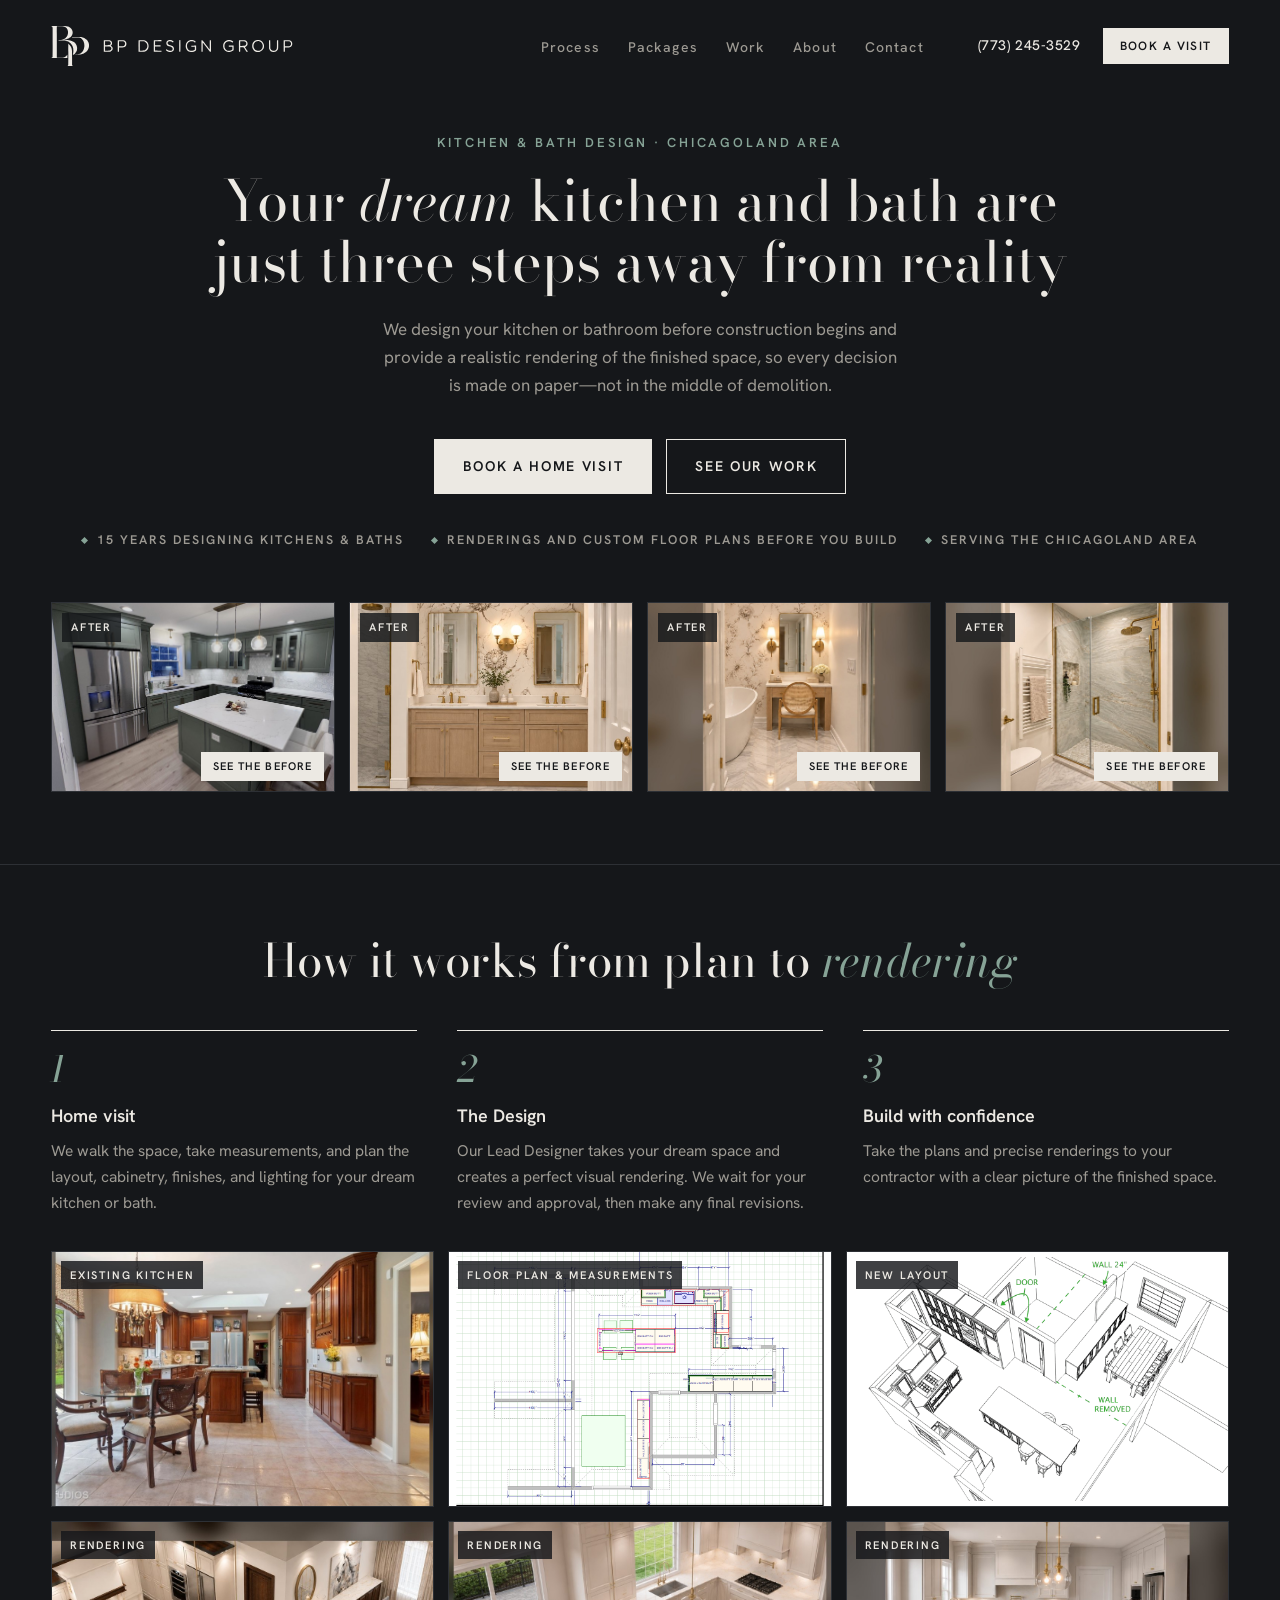
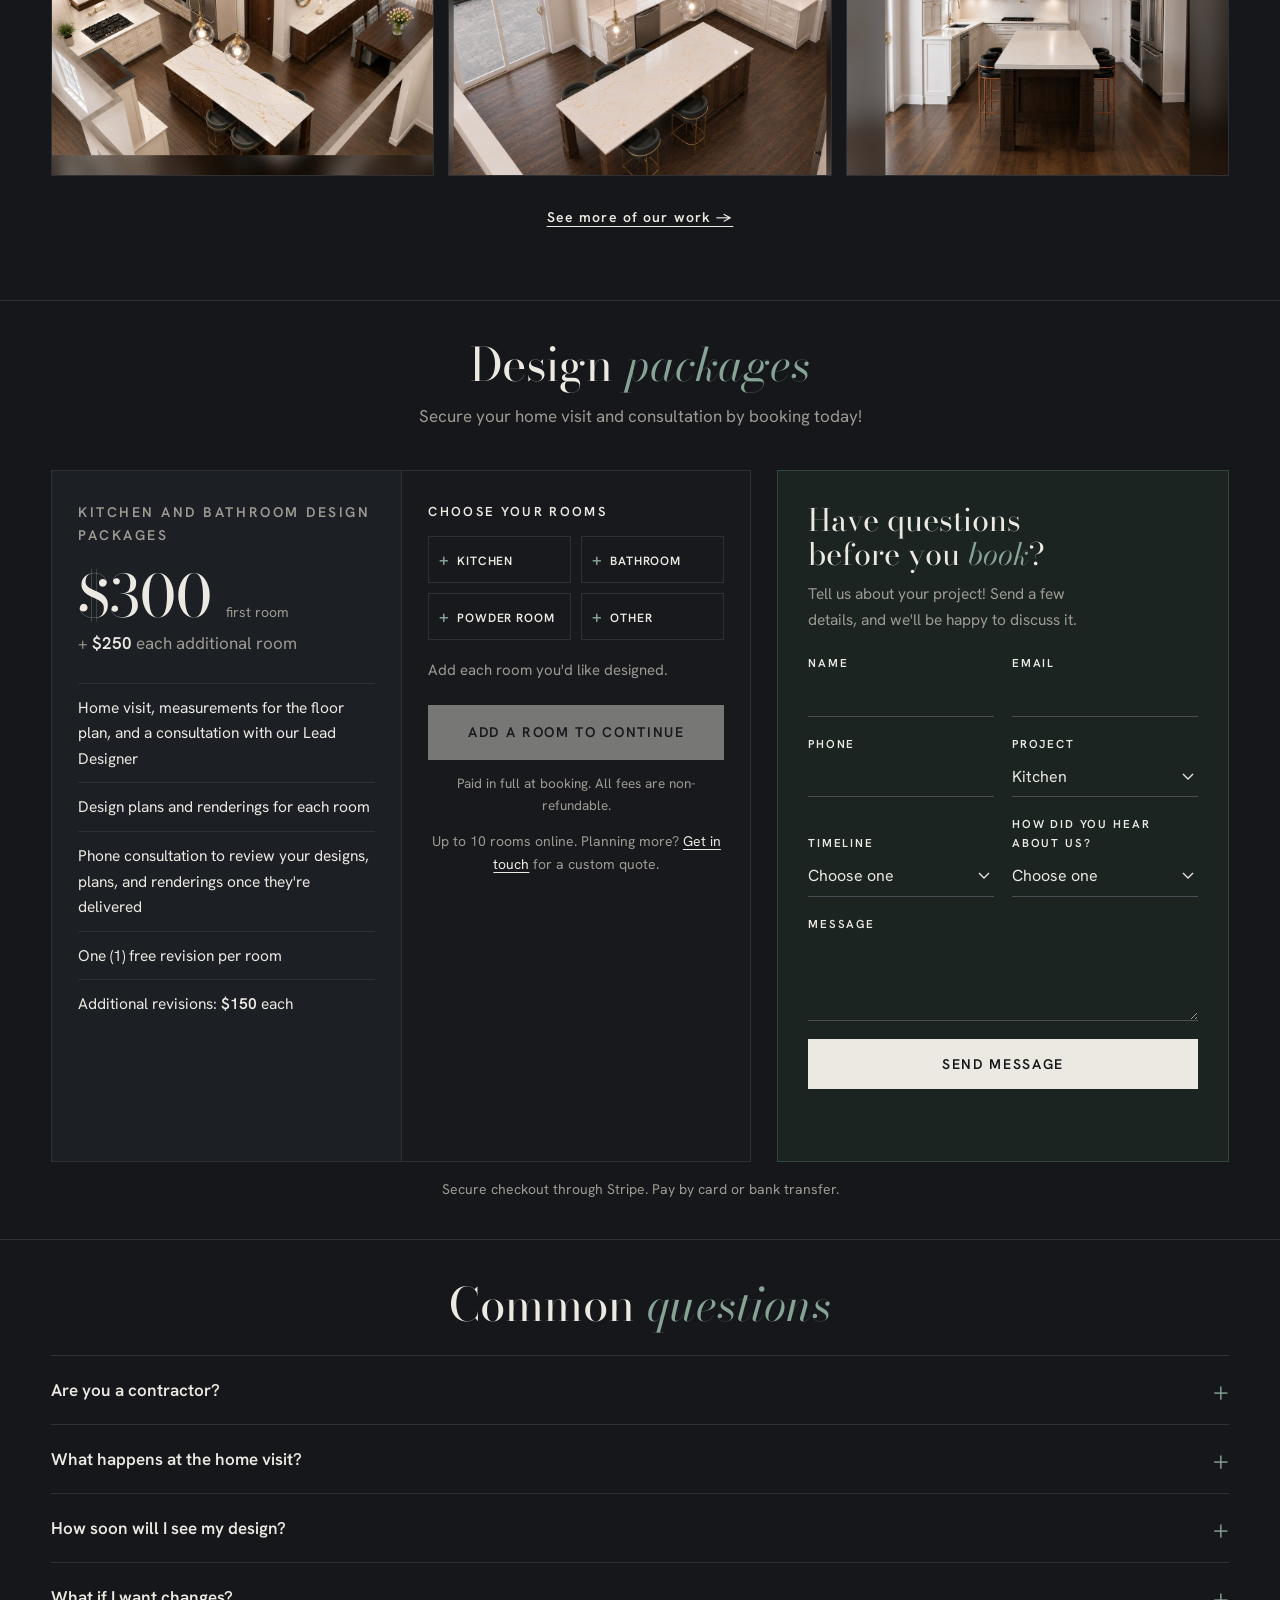
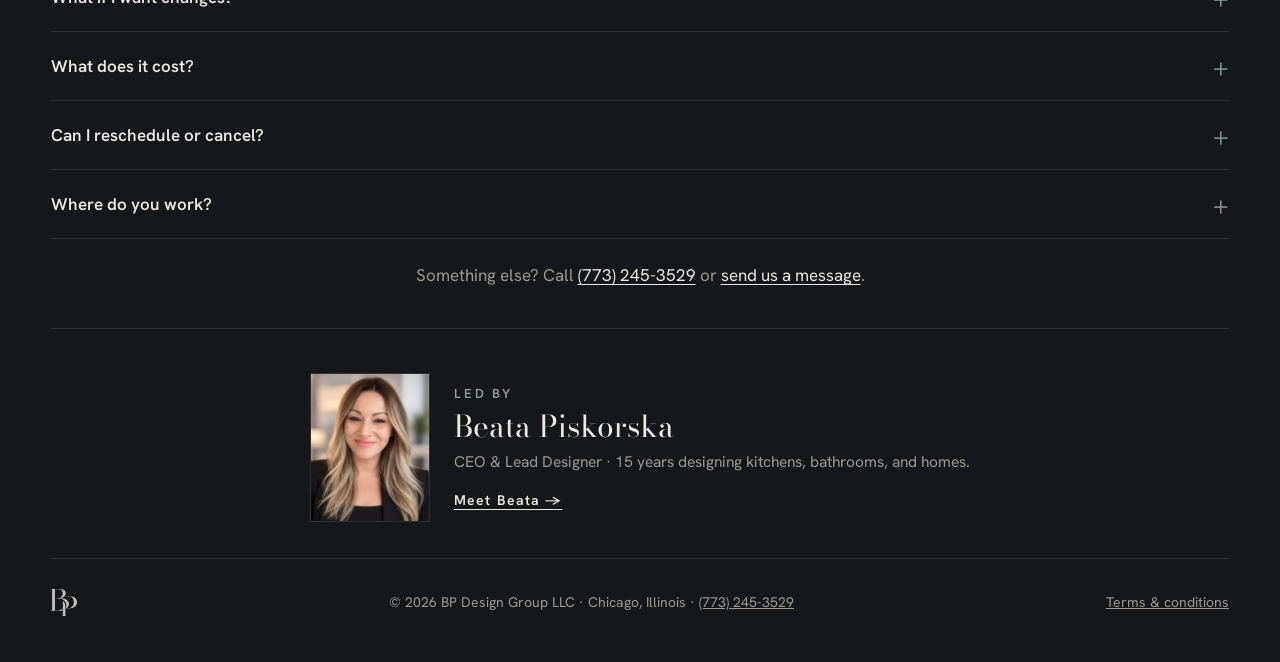
<file: index.html>
<!doctype html>
<html lang="en"><head><meta charset="utf-8"><meta name="viewport" content="width=device-width, initial-scale=1">
<title>BP Design Group | Kitchen &amp; Bath Design in Chicago</title>
<meta name="description" content="BP Design Group designs kitchen and bathroom renovations for homes across the Chicagoland Area: layout, cabinetry, finishes, and lighting, with renderings of the finished room before work begins.">
<meta property="og:title" content="BP Design Group">
<meta property="og:description" content="Kitchen and bath design for the Chicagoland Area. See your new room before you build it.">
<meta property="og:type" content="website">
<meta property="og:image" content="https://bpdesignchi.com/img/kitchen-after.jpg">
<meta property="og:url" content="https://bpdesignchi.com/">
<meta name="theme-color" content="#15171A">
<link rel="icon" href="favicon.svg" type="image/svg+xml">
<link rel="canonical" href="https://bpdesignchi.com/">
<script type="application/ld+json">
{
  "@context": "https://schema.org",
  "@type": "HomeAndConstructionBusiness",
  "name": "BP Design Group LLC",
  "description": "Kitchen and bathroom renovation design: layout, cabinetry, finishes, lighting, and renderings.",
  "logo": "https://bpdesignchi.com/logo-mark.svg",
  "image": "https://bpdesignchi.com/img/kitchen-after.jpg",
  "url": "https://bpdesignchi.com/",
  "email": "info@bpdesignchi.com",
  "telephone": "+1-773-245-3529",
  "address": { "@type": "PostalAddress", "addressLocality": "Chicago", "addressRegion": "IL", "addressCountry": "US" },
  "areaServed": ["Chicagoland Area", "Chicago, IL"],
  "priceRange": "$$"
}
</script>
<script type="application/ld+json">
{
 "@context": "https://schema.org",
 "@type": "FAQPage",
 "mainEntity": [
  {
   "@type": "Question",
   "name": "Are you a contractor?",
   "acceptedAnswer": {
    "@type": "Answer",
    "text": "No. BP Design Group is a design firm. We create your plans and renderings; you hire your own contractor and installers, and they verify all measurements and site conditions before ordering materials or building."
   }
  },
  {
   "@type": "Question",
   "name": "What happens at the home visit?",
   "acceptedAnswer": {
    "@type": "Answer",
    "text": "Our Lead Designer walks the space with you, takes measurements for the floor plan, and talks through how you use the room, the look you want, and what matters most to you."
   }
  },
  {
   "@type": "Question",
   "name": "How soon will I see my design?",
   "acceptedAnswer": {
    "@type": "Answer",
    "text": "For one or two rooms, we aim to deliver your designs within three to five business days after the home visit; for larger projects, we'll give you an estimate when you book. Then we review them with you by phone."
   }
  },
  {
   "@type": "Question",
   "name": "What if I want changes?",
   "acceptedAnswer": {
    "@type": "Answer",
    "text": "Each room includes one free revision. Each revision beyond that is $150."
   }
  },
  {
   "@type": "Question",
   "name": "What does it cost?",
   "acceptedAnswer": {
    "@type": "Answer",
    "text": "$300 for the first room, including the home visit, and $250 for each additional room. The full amount is paid when you book, and all fees are non-refundable."
   }
  },
  {
   "@type": "Question",
   "name": "Can I reschedule or cancel?",
   "acceptedAnswer": {
    "@type": "Answer",
    "text": "You can reschedule your home visit once with at least 48 hours' notice. With less notice, or if the visit is missed, a new $300 retainer is needed to rebook; room fees you've already paid carry over. All fees are non-refundable, but if we cancel or reschedule, you can request a full refund."
   }
  },
  {
   "@type": "Question",
   "name": "Where do you work?",
   "acceptedAnswer": {
    "@type": "Answer",
    "text": "We design kitchens and bathrooms for homes across Chicagoland and the surrounding suburbs. Beyond a reasonable distance, we may quote a travel fee."
   }
  }
 ]
}
</script>
<link rel="preconnect" href="https://fonts.googleapis.com"><link rel="preconnect" href="https://fonts.gstatic.com" crossorigin>
<link href="https://fonts.googleapis.com/css2?family=Bodoni+Moda:ital,opsz,wght@0,6..96,400;1,6..96,400&family=Hanken+Grotesk:wght@400;500;600&family=Allura&display=swap" rel="stylesheet">
<style>
  :root { --bg:#15171A; --raised:#1C1F23; --text:#ECE9E3; --soft:#9D9A93; --rule:#2D3035; --acc:#86A396; --g:24px; }
  * { box-sizing:border-box; } html { scroll-behavior:smooth; }
  body { margin:0; background:var(--bg); color:var(--text); font:400 17px/1.65 "Hanken Grotesk", system-ui, sans-serif; }
  a { color:inherit; }
  .wrap { max-width:1140px; margin:0 auto; padding:0 var(--g); }
  header.top { display:flex; justify-content:space-between; align-items:center; padding:26px 0; }
  .brand { display:inline-flex; align-items:center; gap:14px; text-decoration:none; }
  .brand img { display:block; height:auto; }
  .brand-mark { width:38px; }
  .brand-word { width:190px; }
  @media (max-width:420px) { .brand-word { width:150px; } .brand-mark { width:32px; } }
  nav a { margin-left:28px; text-decoration:none; font-size:14px; font-weight:500; letter-spacing:.08em; color:var(--soft); }
  nav a:hover { color:var(--text); }
  .hero { padding:40px 0 72px; text-align:center; }
  .eyebrow { font-size:13px; font-weight:600; letter-spacing:.22em; text-transform:uppercase; color:var(--acc); margin:0 0 18px; }
  h1 { font:400 clamp(36px,4.4vw,64px)/1.08 "Bodoni Moda", serif; margin:0 auto; max-width:28ch; text-wrap:balance; }
  h1 em { font-style:italic; }
  .lede { color:var(--soft); max-width:52ch; margin:22px auto 34px; }
  .btn { display:inline-block; padding:15px 28px; background:var(--text); color:var(--bg); text-decoration:none; font-weight:600; font-size:14px; letter-spacing:.12em; text-transform:uppercase; border:1px solid var(--text); transition:background .2s,color .2s; }
  .btn:hover { background:transparent; color:var(--text); }
  .btn.ghost { background:transparent; color:var(--text); } .btn.ghost:hover { background:var(--text); color:var(--bg); }
  /* signature: drag from drawing to rendering */
  section { padding:clamp(48px, 5.5vw, 84px) 0; border-top:1px solid var(--rule); }
  h2 { font:400 clamp(30px,3.6vw,46px)/1.1 "Bodoni Moda", serif; margin:0 0 12px; }
  h2 em { font-style:italic; color:var(--acc); }
  .intro { color:var(--soft); max-width:52ch; margin:0 0 48px; text-wrap:balance; }
  .pkgs { display:grid; grid-template-columns:repeat(3,1fr); gap:clamp(16px, 2vw, 28px); }
  .pkg { background:var(--raised); border:1px solid var(--rule); padding:34px 30px; display:flex; flex-direction:column; }
  .pkg h3 { margin:0; font-size:14px; font-weight:600; letter-spacing:.18em; text-transform:uppercase; color:var(--soft); }
  .price { font:400 58px/1 "Bodoni Moda", serif; margin:20px 0 6px; }
  .price.word { font-style:italic; font-size:48px; }
  .per { font-size:14px; color:var(--soft); }
  .pkg ul { list-style:none; padding:0; margin:24px 0 30px; flex:1; }
  .pkg li { padding:10px 0; border-top:1px solid var(--rule); font-size:15.5px; }
  .pkg .btn { text-align:center; }
  .rooms { display:flex; align-items:center; justify-content:space-between; gap:12px; margin:20px 0 0; font-size:13px; font-weight:600; letter-spacing:.18em; text-transform:uppercase; color:var(--soft); }
  .rooms select { width:auto; min-width:128px; font-size:16px; letter-spacing:0; text-transform:none; padding:6px 26px 6px 0; }
  .multi-price .choose { display:block; font:italic 400 34px/1.1 "Bodoni Moda", serif; color:var(--soft); padding:12px 0 6px; }
  .btn.is-disabled { opacity:.45; cursor:not-allowed; }
  [hidden] { display:none !important; }
  .ask { margin:28px 0 0; font:italic 400 20px/1.4 "Bodoni Moda", serif; color:var(--text); }
  .ask a { color:var(--acc); text-underline-offset:4px; }
  .notes { margin-top:18px; display:grid; gap:4px; }
  .card-note { margin:16px 0 0; font-size:14px; color:var(--soft); text-align:center; }
  .card-note a { color:var(--text); text-underline-offset:3px; }
  /* one package, priced by room: pick rooms on the card */
  .package { display:grid; grid-template-columns:minmax(0, 1fr) minmax(0, 1fr); background:var(--raised); border:1px solid var(--rule); }
  .package-info { padding:36px 34px 30px; }
  .package-info h3 { margin:0; font-size:14px; font-weight:600; letter-spacing:.18em; text-transform:uppercase; color:var(--soft); }
  .package-price { display:flex; align-items:baseline; gap:14px; margin:20px 0 4px; }
  .package-price .price { margin:0; }
  .package-extra { margin:0; font-size:17px; color:var(--soft); }
  .package-extra strong { color:var(--text); font-weight:600; }
  .package-info ul { list-style:none; padding:0; margin:26px 0 0; }
  .package-info li { padding:11px 0; border-top:1px solid var(--rule); font-size:15.5px; }
  .package-info li strong { font-weight:600; }
  .package-pick { padding:36px 34px 30px; background:#17191C; border-left:1px solid var(--rule); display:flex; flex-direction:column; }
  .pick-title { margin:0 0 14px; font-size:13px; font-weight:600; letter-spacing:.18em; text-transform:uppercase; }
  .room-add { display:grid; grid-template-columns:repeat(2, minmax(0, 1fr)); gap:10px; }
  .room-add button { font:600 13px/1 "Hanken Grotesk", sans-serif; letter-spacing:.1em; text-transform:uppercase; color:var(--text); background:transparent; border:1px solid var(--rule); padding:15px 12px; cursor:pointer; text-align:left; transition:border-color .2s, background .2s; }
  .room-add button::before { content:"+"; color:var(--acc); font-size:17px; margin-right:10px; }
  .room-add button:hover:not(:disabled) { border-color:var(--text); background:rgba(236,233,227,.04); }
  .room-add button:disabled { opacity:.4; cursor:not-allowed; }
  .room-add button:focus-visible, .picked button:focus-visible { outline:2px solid var(--acc); outline-offset:2px; }
  .pick-empty { margin:18px 0 0; color:var(--soft); font-size:15px; }
  .picked { list-style:none; margin:18px 0 0; padding:0; }
  .picked:empty { display:none; }
  .picked li { display:grid; grid-template-columns:28px minmax(0, 1fr) 36px; align-items:center; gap:8px; padding:8px 0; border-top:1px solid var(--rule); }
  .picked .pick-n { font:italic 400 20px/1 "Bodoni Moda", serif; color:var(--acc); }
  .picked .pick-name { font-size:16px; }
  .picked input { font:inherit; font-size:16px; color:var(--text); background:transparent; border:0; border-bottom:1px solid var(--soft); padding:6px 0; width:100%; }
  .picked input:focus { outline:none; border-bottom-color:var(--acc); }
  .picked input::placeholder { color:#6E6C67; }
  .picked .pick-x { width:36px; height:36px; background:none; border:0; color:var(--soft); font-size:24px; line-height:1; cursor:pointer; }
  .picked .pick-x:hover { color:var(--text); }
  .pick-max { margin:12px 0 0; font-size:14px; color:#E6B872; }
  .pick-max a { color:var(--text); }
  .pick-sum { margin:18px 0 0; padding-top:16px; border-top:1px solid var(--text); }
  .pick-line { display:flex; justify-content:space-between; align-items:baseline; gap:12px; }
  .pick-line span { font-size:15px; color:var(--soft); }
  .pick-line strong { font:400 44px/1 "Bodoni Moda", serif; }
  .pick-sum p { margin:8px 0 0; font-size:14px; color:var(--soft); }
  .package-pick .btn { margin-top:22px; text-align:center; }
  .pick-error { margin:10px 0 0; font-size:14px; color:#E58B7C; min-height:0; }
  .pick-error:empty { display:none; }
  .package-pick .card-note { margin-top:14px; }
  @media (max-width:880px) { .package { grid-template-columns:1fr; } .package-pick { border-left:0; border-top:1px solid var(--rule); } .package-info, .package-pick { padding:28px 22px 24px; } }
  .addons { margin-top:clamp(16px, 2vw, 28px); border:1px solid var(--rule); padding:22px 30px; display:grid; grid-template-columns:auto minmax(0, 1fr); gap:10px 40px; align-items:center; }
  .addons h3 { margin:0; font-size:14px; font-weight:600; letter-spacing:.18em; text-transform:uppercase; color:var(--soft); }
  .addons dl { margin:0; display:grid; grid-template-columns:repeat(2, minmax(0, 1fr)); gap:10px 40px; }
  .addons dt { font-weight:600; }
  .addons dd { margin:0; color:var(--soft); font-size:15.5px; }
  .addons dd strong { color:var(--text); font-weight:600; }
  @media (max-width:880px) { .addons { grid-template-columns:1fr; padding:22px 24px; } .addons dl { grid-template-columns:1fr; gap:14px; } }
  .designer { display:flex; align-items:center; gap:24px; margin-top:56px; padding-top:32px; border-top:1px solid var(--rule); }
  .designer img { display:block; width:120px; height:auto; border:1px solid var(--rule); flex:none; }
  .designer .eyebrow { margin:0 0 6px; }
  .designer-name { margin:0; font:400 30px/1.1 "Bodoni Moda", serif; }
  .designer-role { margin:6px 0 10px; color:var(--soft); font-size:15.5px; }
  .designer-link { font-size:14px; font-weight:600; letter-spacing:.08em; color:var(--text); text-underline-offset:4px; }
  @media (max-width:520px) { .designer { gap:18px; } .designer img { width:88px; } .designer-name { font-size:26px; } }
  .note { font-size:14px; color:var(--soft); margin:0; }
  .checkout-note { margin-top:16px; text-align:center; }
  @media (max-width:880px) { .gallery { grid-template-columns:repeat(2, minmax(0, 1fr)); gap:10px; } .gallery .tag { top:6px; left:6px; font-size:10px; letter-spacing:.12em; padding:4px 6px; } }
  .steps { display:grid; grid-template-columns:repeat(3,1fr); gap:40px; list-style:none; margin:0; padding:0; counter-reset:s; }
  .steps > li { counter-increment:s; border-top:1px solid var(--text); padding-top:20px; }
  .process-shots { list-style:none; margin:36px 0 0; padding:0; display:grid; grid-template-columns:repeat(3, minmax(0, 1fr)); gap:14px; }
  .process-shots li { position:relative; }
  .process-shots img { display:block; width:100%; height:auto; aspect-ratio:3/2; object-fit:cover; border:1px solid var(--rule); background:var(--raised); }
  .process-shots .tag { position:absolute; top:10px; left:10px; font-size:11px; font-weight:600; letter-spacing:.16em; text-transform:uppercase; padding:5px 9px; background:rgba(21,23,26,.82); pointer-events:none; }
  .steps-more { display:inline-block; margin-top:26px; }
  @media (max-width:880px) { .process-shots { grid-template-columns:repeat(2, minmax(0, 1fr)); gap:10px; margin-top:28px; } .process-shots .tag { top:6px; left:6px; font-size:10px; letter-spacing:.12em; padding:4px 6px; } }
  .steps > li::before { content:counter(s); font:italic 400 36px/1 "Bodoni Moda", serif; color:var(--acc); display:block; margin-bottom:14px; }
  .steps h3 { margin:0 0 8px; font-size:18px; font-weight:600; }
  .steps p { margin:0; color:var(--soft); font-size:15.5px; }
  .contact-bg { background:var(--raised); }
  .faq { max-width:860px; }
  .faq h2 { margin-bottom:26px; }
  .faq-list { border-bottom:1px solid var(--rule); }
  .faq details { border-top:1px solid var(--rule); }
  .faq summary { display:flex; justify-content:space-between; align-items:center; gap:24px; padding:20px 0; cursor:pointer; list-style:none; font-size:17px; font-weight:600; }
  .faq summary::-webkit-details-marker { display:none; }
  .faq summary::after { content:"+"; font:300 28px/1 "Hanken Grotesk", sans-serif; color:var(--acc); flex:none; transition:transform .2s; }
  .faq details[open] summary::after { transform:rotate(45deg); }
  .faq summary:hover { color:#fff; }
  .faq summary:focus-visible { outline:2px solid var(--acc); outline-offset:4px; }
  .faq details p { margin:-4px 0 22px; color:var(--soft); max-width:64ch; }
  .faq-more { margin:22px 0 0; color:var(--soft); }
  .faq-more a { color:var(--text); text-underline-offset:3px; }
  @media (prefers-reduced-motion: reduce) { .faq summary::after { transition:none; } }
  /* booking box and contact form side by side */
  .pack-grid { display:grid; grid-template-columns:minmax(0, 1.55fr) minmax(0, 1fr); gap:clamp(16px, 2vw, 28px); align-items:stretch; }
  .contact-side { background:#1B2421; border:1px solid #33443D; padding:32px 30px 26px; }
  .contact-side .head h3 { font:400 clamp(26px,2.4vw,32px)/1.12 "Bodoni Moda", serif; margin:0 0 10px; text-wrap:balance; }
  .contact-side .head h3 em { font-style:italic; color:var(--acc); }
  .contact-side .intro { margin:0 0 22px; font-size:15.5px; }
  #contact-form { gap:18px; }
  #contact-form .row { gap:18px; align-items:end; }
  .pack-grid .room-add button { padding:14px 10px; font-size:12px; letter-spacing:.07em; white-space:nowrap; }
  .pack-grid .room-add button::before { margin-right:7px; }
  #contact-form .field label { font-size:11.5px; letter-spacing:.16em; }
  #contact-form input, #contact-form select, #contact-form textarea { font-size:16px; padding:8px 0; }
  #contact-form textarea { min-height:84px; }
  #contact-form .form-actions { justify-content:stretch; }
  #contact-form .form-actions .btn { width:100%; text-align:center; }
  /* the package card stacks its two halves while it shares the row with the form */
  .pack-grid .package { grid-template-columns:1fr; }
  .pack-grid .package-pick { border-left:0; border-top:1px solid var(--rule); }
  @media (min-width:1280px) { .pack-grid .package { grid-template-columns:minmax(0, 1fr) minmax(0, 1fr); } .pack-grid .package-pick { border-left:1px solid var(--rule); border-top:0; } .pack-grid .package-info, .pack-grid .package-pick { padding:30px 26px 26px; } }
  @media (max-width:980px) { .pack-grid { grid-template-columns:1fr; } }
  @media (max-width:600px) { .contact-side { padding:26px 20px 22px; } }
  form { display:grid; gap:30px; }
  .row { display:grid; grid-template-columns:1fr 1fr; gap:30px; }
  .field { display:grid; gap:4px; }
  .field label { font-size:13px; font-weight:600; letter-spacing:.18em; text-transform:uppercase; }
  .field label small { font:italic 400 15px "Bodoni Moda", serif; letter-spacing:0; text-transform:none; color:var(--soft); margin-left:4px; }
  input, select, textarea { width:100%; font:400 18px/1.4 "Hanken Grotesk", sans-serif; color:var(--text); background:transparent; border:0; border-bottom:1px solid #4A4E54; border-radius:0; padding:10px 0; }
  select { appearance:none; background:transparent url("data:image/svg+xml,%3Csvg xmlns='http://www.w3.org/2000/svg' width='12' height='8'%3E%3Cpath d='M1 1l5 5 5-5' fill='none' stroke='%23ECE9E3' stroke-width='1.3'/%3E%3C/svg%3E") no-repeat right 4px center; padding-right:24px; }
  select option { background:var(--raised); color:var(--text); }
  textarea { min-height:130px; resize:vertical; }
  input:focus, select:focus, textarea:focus { outline:none; border-bottom-color:var(--acc); box-shadow:0 1px 0 var(--acc); }
  .botcheck { position:absolute; left:-9999px; }
  .form-actions { display:flex; flex-wrap:wrap; align-items:center; justify-content:space-between; gap:18px; }
  form .btn { cursor:pointer; font-family:inherit; }
  form .btn[disabled] { opacity:.6; cursor:progress; }
  .form-status { min-height:1.6em; margin:0; }
  .form-status.is-error { color:#E39A8A; }
  .form-status.is-success { color:var(--acc); font-style:italic; }
  @media (max-width:600px) { .row { grid-template-columns:1fr; } .form-actions .btn { width:100%; } }
  .foot-mark { display:block; width:26px; height:auto; opacity:.8; }
  footer { align-items:center; padding:30px 0 46px; border-top:1px solid var(--rule); font-size:14px; color:var(--soft); display:flex; flex-wrap:wrap; gap:8px 24px; justify-content:space-between; }
  a:focus-visible { outline:2px solid var(--acc); outline-offset:3px; }
  /* after-first project photos; the before is one tap away */
  .hero-ctas { display:flex; flex-wrap:wrap; justify-content:center; gap:14px; margin-top:40px; }
  .hero .hero-ctas .btn { margin-top:0; }
  .hero-facts { list-style:none; display:flex; flex-wrap:wrap; justify-content:center; gap:10px 28px; margin:36px 0 0; padding:0; font-size:12.5px; font-weight:600; letter-spacing:.16em; text-transform:uppercase; color:var(--soft); }
  .hero-facts li { display:flex; align-items:center; gap:10px; }
  /* four across in the same 3:2 shape as the How it works photos; the row runs wider than the text column so each photo stays large */
  .hero .hero-strip { grid-template-columns:repeat(4, minmax(0, 1fr)); gap:14px; width:auto; max-width:none; margin:52px 0 0; text-align:left; }
  .hero-strip .reveal .frame { aspect-ratio:3/2; }
  .hero-strip .reveal .after, .hero-strip .reveal .before { object-fit:cover; }
  .hero-strip .reveal .state { top:10px; left:10px; font-size:11px; letter-spacing:.16em; padding:5px 9px; }
  .hero-strip .reveal-btn { right:10px; bottom:10px; padding:9px 12px; font-size:11px; letter-spacing:.1em; }
  @media (max-width:880px) { .hero .hero-strip { grid-template-columns:repeat(2, minmax(0, 1fr)); gap:10px; width:auto; margin:36px 0 0; } .hero-strip .reveal-btn { right:6px; bottom:6px; padding:7px 8px; font-size:10px; } .hero-strip .reveal .state { top:6px; left:6px; font-size:10px; padding:4px 6px; } }
  .hero-facts li::before { content:""; width:5px; height:5px; background:var(--acc); transform:rotate(45deg); flex:none; }
  @media (max-width:520px) { .hero-facts { flex-direction:column; align-items:center; gap:10px; } }
  .projects { display:grid; grid-template-columns:repeat(2, minmax(0, 1fr)); gap:28px; }
  @media (max-width:880px) { .projects { grid-template-columns:1fr; gap:20px; } }
  @media (max-width:520px) { .hero-ctas { flex-direction:column; align-items:stretch; max-width:340px; margin-left:auto; margin-right:auto; } .reveal-btn { right:10px; bottom:10px; padding:10px 12px; font-size:12px; } }
  .reveal { margin:0; }
  .reveal .frame { position:relative; border:1px solid var(--rule); background:var(--raised); overflow:hidden; }
  .reveal .frame { aspect-ratio:4/3; }
  .reveal img { display:block; width:100%; height:auto; }
  /* whole photo shown, never cropped: taller photos sit inside the frame with space at the sides */
  .reveal .after, .reveal .before { height:100%; object-fit:contain; }
  .reveal .before { position:absolute; inset:0; height:100%; object-fit:contain; opacity:0; transition:opacity .45s ease; }
  .reveal.showing-before .before { opacity:1; }
  .reveal .state { position:absolute; top:14px; left:14px; font-size:12px; font-weight:600; letter-spacing:.18em; text-transform:uppercase; padding:6px 10px; background:rgba(21,23,26,.8); pointer-events:none; }
  .reveal-btn { position:absolute; right:14px; bottom:14px; font:600 13px/1 "Hanken Grotesk", sans-serif; letter-spacing:.12em; text-transform:uppercase; color:var(--bg); background:var(--text); border:0; padding:12px 16px; cursor:pointer; transition:background .2s; }
  .reveal-btn:hover { background:#fff; }
  .reveal-btn:focus-visible { outline:2px solid var(--acc); outline-offset:3px; }
  @media (prefers-reduced-motion: reduce) { .reveal .before { transition:none; } }
  /* retainer agreement: signed before checkout */
  dialog.agree { width:min(660px, calc(100vw - 32px)); max-height:calc(100vh - 32px); overflow:auto; padding:0; border:1px solid var(--rule); background:var(--raised); color:var(--text); }
  dialog.agree::backdrop { background:rgba(8,9,10,.72); }
  .agree form { padding:34px 34px 30px; gap:22px; }
  .agree .close { position:absolute; top:14px; right:16px; background:none; border:0; color:var(--soft); font-size:26px; line-height:1; cursor:pointer; padding:6px; }
  .agree .close:hover { color:var(--text); }
  .agree h2 { margin:0; font-size:32px; }
  .agree .pkgline { margin:6px 0 0; color:var(--soft); }
  .agree .full { font-size:14px; color:var(--soft); margin:-8px 0 0; }
  .agree .full a { color:var(--text); }
  .agree .contract { max-height:230px; overflow:auto; border:1px solid var(--rule); background:#17191C; padding:14px 18px; font-size:13.5px; line-height:1.6; }
  .agree .contract h2 { font:600 13px/1.4 "Hanken Grotesk", sans-serif; letter-spacing:.06em; margin:16px 0 6px; padding:0; border:0; }
  .agree .contract h2:first-child { margin-top:0; }
  .agree .contract h3 { font:600 12px/1.4 "Hanken Grotesk", sans-serif; letter-spacing:.1em; text-transform:uppercase; color:var(--acc); margin:10px 0 4px; }
  .agree .contract p, .agree .contract li { color:#CFCBC4; margin:0 0 8px; }
  .agree .contract ul { margin:0 0 8px; padding-left:18px; }
  .agree .contract:focus-visible { outline:2px solid var(--acc); outline-offset:2px; }
  .agree .full { margin:8px 0 0; }
  .agree .sig-head { display:flex; justify-content:space-between; align-items:baseline; gap:12px; flex-wrap:wrap; }
  .agree .linkbtn { background:none; border:0; padding:0; color:var(--soft); font:inherit; font-size:13px; text-decoration:underline; cursor:pointer; }
  .agree .linkbtn:hover { color:var(--text); }
  .agree .sig-pad { display:block; width:100%; height:120px; margin-top:8px; background:#F4F2EE; border-radius:2px; touch-action:none; cursor:crosshair; }
  .agree .initials { border:1px solid var(--rule); padding:4px 20px 12px; margin:0; min-width:0; }
  .agree .initials legend { padding:0 8px; margin-left:-8px; font-size:13px; font-weight:600; letter-spacing:.18em; text-transform:uppercase; }
  .agree .init-head { display:flex; flex-wrap:wrap; align-items:end; justify-content:space-between; gap:12px 24px; padding:10px 0 14px; border-bottom:1px solid var(--rule); }
  .agree .init-head label { display:grid; gap:4px; font-size:11px; font-weight:600; letter-spacing:.16em; text-transform:uppercase; color:var(--soft); }
  .agree .init-head input { width:110px; text-align:center; text-transform:uppercase; letter-spacing:.12em; font-size:18px; font-weight:600; }
  .agree .init-head p { margin:0; font-size:14px; color:var(--soft); flex:1 1 220px; }
  .agree .init-count { font-size:13px; font-weight:600; letter-spacing:.08em; color:var(--soft); white-space:nowrap; }
  .agree .init-count.done { color:var(--acc); }
  .agree .init-group h4 { margin:18px 0 2px; font-size:12px; font-weight:600; letter-spacing:.16em; text-transform:uppercase; color:var(--acc); }
  .agree .init-item { display:grid; grid-template-columns:minmax(0, 1fr) 96px; gap:16px; align-items:center; padding:10px 0; border-top:1px solid var(--rule); }
  .agree .init-group h4 + .init-item { border-top:0; }
  .agree .init-item p { margin:0; font-size:14.5px; line-height:1.55; color:#D9D6D0; }
  .agree .init-item p strong { color:var(--text); }
  .agree .init-btn { height:40px; border:1px dashed var(--soft); background:transparent; color:var(--text); font:600 12px/1 "Hanken Grotesk", sans-serif; letter-spacing:.14em; text-transform:uppercase; cursor:pointer; }
  .agree .init-btn:hover { border-color:var(--text); }
  .agree .init-btn.on { border:1px solid var(--acc); background:rgba(134,163,150,.14); color:var(--text); font:400 26px/1 Allura, cursive; letter-spacing:0; text-transform:none; }
  .agree .init-btn:focus-visible { outline:2px solid var(--acc); outline-offset:2px; }
  .agree .init-item.missing .init-btn { border-color:#E6B872; color:#E6B872; }
  @media (max-width:600px) { .agree .init-item { grid-template-columns:minmax(0, 1fr) 84px; gap:12px; } }
  .agree .check { display:flex; gap:12px; align-items:flex-start; font-size:15px; color:#D9D6D0; cursor:pointer; }
  .agree .check input { width:18px; height:18px; margin:3px 0 0; accent-color:var(--acc); flex:none; }
  .agree .fine { font-size:13px; color:var(--soft); margin:0; max-width:34ch; }
  .agree input::placeholder { color:#6E6C67; }
  .agree .addr { border:0; padding:0; margin:0; display:grid; gap:18px; min-width:0; }
  .agree .addr legend { padding:0; margin-bottom:4px; font-size:13px; font-weight:600; letter-spacing:.18em; text-transform:uppercase; }
  .agree .addr legend small { display:block; margin-top:4px; font:italic 400 15px "Bodoni Moda", serif; letter-spacing:0; text-transform:none; color:var(--soft); }
  .agree .addr select { padding-right:24px; }
  .agree .addr-status { margin:-4px 0 0; font-size:14px; min-height:1.3em; color:var(--soft); }
  .agree .addr-status.ok { color:var(--acc); }
  .agree .addr-status.warn { color:#E6B872; }
  .agree .hidden { display:none; }
  .agree .stepper { display:flex; flex-wrap:wrap; gap:6px; list-style:none; margin:-6px 0 0; padding:0; counter-reset:st; }
  .agree .stepper li { counter-increment:st; font-size:12px; font-weight:600; letter-spacing:.14em; text-transform:uppercase; color:var(--soft); border:1px solid var(--rule); padding:7px 10px; }
  .agree .stepper li::before { content:counter(st) " · "; }
  .agree .stepper li.on { color:var(--bg); background:var(--text); border-color:var(--text); }
  .agree .stepper li.done { color:var(--acc); border-color:var(--acc); }
  .agree .step { display:grid; gap:20px; padding:0; border-top:0; }
  .agree .step h3 { font:400 26px/1.15 "Bodoni Moda", serif; margin:0; }
  .agree .step > .fine { margin-top:-12px; max-width:none; }
  .agree .room-list { display:grid; gap:14px; }
  .agree .room-row { display:grid; grid-template-columns:84px minmax(0, 1fr); gap:8px 16px; align-items:center; }
  .agree .room-row label { font-size:13px; font-weight:600; letter-spacing:.14em; text-transform:uppercase; color:var(--soft); }
  .agree .room-row .room-other { grid-column:2; }
  .agree .step-total { margin:0; color:var(--acc); }
  .agree .summary { margin:0; border:1px solid var(--rule); }
  .agree .summary div { display:grid; grid-template-columns:132px minmax(0, 1fr); gap:12px; padding:9px 14px; border-top:1px solid var(--rule); }
  .agree .summary div:first-child { border-top:0; }
  .agree .summary dt { font-size:12px; font-weight:600; letter-spacing:.14em; text-transform:uppercase; color:var(--soft); padding-top:3px; }
  .agree .summary dd { margin:0; font-size:15px; overflow-wrap:anywhere; }
  .agree .summary .linkbtn { margin-left:8px; }
  .agree .step-nav { flex-wrap:nowrap; }
  .agree .step-nav .fine { flex:1; }
  @media (max-width:600px) {
    .agree .room-row { grid-template-columns:1fr; } .agree .room-row .room-other { grid-column:1; }
    .agree .summary div { grid-template-columns:1fr; gap:2px; }
    .agree .step-nav { flex-wrap:wrap; } .agree .step-nav .btn { flex:1; } .agree .step-nav .fine { flex-basis:100%; order:-1; max-width:none; }
  }
  /* Review & sign: the Retainer Agreement card and the Terms checkbox */
  .agree .sign-card { display:flex; align-items:center; justify-content:space-between; gap:16px; flex-wrap:wrap; border:1px solid var(--rule); padding:18px 20px; }
  .agree .sign-card.done { border-color:var(--acc); }
  .agree .sign-kicker { margin:0 0 4px; font-size:12px; font-weight:600; letter-spacing:.16em; text-transform:uppercase; }
  .agree .sign-card.done .sign-kicker::after { content:" ✓"; color:var(--acc); }
  .agree .sign-state { margin:0; font-size:14.5px; color:var(--soft); max-width:42ch; }
  .agree .terms-card { display:grid; gap:14px; justify-items:start; }
  /* The agreement, shown as a document */
  dialog.retainer { width:min(820px, calc(100vw - 24px)); height:min(92vh, 1100px); max-height:none; padding:0; border:0; background:#2A2D31; color:#1A1C1F; }
  dialog.retainer[open] { display:grid; grid-template-rows:auto minmax(0, 1fr) auto; }
  dialog.retainer::backdrop { background:rgba(8,9,10,.8); }
  .ret-bar, .ret-foot { display:flex; align-items:center; justify-content:space-between; gap:12px; padding:12px 18px; background:#1C1F23; color:var(--text); }
  .ret-progress { font-size:13px; font-weight:600; letter-spacing:.08em; color:var(--soft); }
  .ret-close { background:none; border:0; color:var(--soft); font-size:28px; line-height:1; cursor:pointer; padding:0 4px; }
  .ret-close:hover { color:var(--text); }
  .ret-foot p { margin:0; font-size:13px; color:var(--soft); }
  .ret-foot .btn { cursor:pointer; font-family:inherit; }
  .paper-wrap { overflow:auto; padding:22px; }
  .paper { max-width:720px; margin:0 auto; display:grid; gap:22px; }
  .sheet { background:#fff; color:#111; padding:54px 60px 58px; box-shadow:0 10px 30px rgba(0,0,0,.35); font:400 15.5px/1.5 "Times New Roman", Times, serif; }
  .sheet h2 { font:700 27px/1.2 "Times New Roman", Times, serif; text-align:center; text-transform:uppercase; margin:0; color:#111; }
  .sheet .p-sub { text-align:center; margin:4px 0 24px; font-size:15.5px; }
  .sheet h4 { font:700 15.5px/1.3 "Times New Roman", Times, serif; text-transform:uppercase; margin:20px 0 6px; color:#111; letter-spacing:0; }
  .sheet p { margin:0 0 8px; color:#111; }
  .sheet .fill { text-decoration:underline; text-underline-offset:3px; }
  .sheet .p-fees { width:100%; border-collapse:collapse; margin:4px 0 6px; font-size:15.5px; }
  .sheet .p-fees td { padding:2px 0; vertical-align:top; }
  .sheet .p-fees td:last-child { text-align:right; white-space:nowrap; padding-left:12px; }
  .sheet .p-fees .total td { font-weight:700; border-top:1px solid #111; padding-top:4px; }
  .sheet .p-sigs { display:grid; grid-template-columns:1fr 1fr; gap:40px; margin-top:16px; }
  .sheet .p-who { font-weight:700; text-transform:uppercase; margin:0 0 12px; }
  .sheet .p-line { display:flex; align-items:flex-end; gap:8px; margin:0 0 14px; }
  .sheet .p-line > b { font-weight:400; white-space:nowrap; }
  .sheet .p-line > span { flex:1; border-bottom:1px solid #111; padding:0 2px 1px; min-height:1.5em; }
  .sheet .p-line .muted { color:#666; font-style:italic; font-size:13.5px; }
  .sheet .sig-slot { flex:1; height:58px; border:0; border-bottom:1px solid #111; background:#FFF8D6; cursor:pointer; font:italic 14.5px "Times New Roman", Times, serif; color:#5A4A00; display:flex; align-items:center; justify-content:center; padding:0; }
  .sheet .sig-slot:hover { background:#FFF1B0; }
  .sheet .sig-slot.on { background:#fff; }
  .sheet .sig-slot img { max-height:54px; max-width:96%; }
  .sheet .i-intro { margin:0 0 16px; }
  .sheet .i-row { display:grid; grid-template-columns:minmax(0, 1fr) 124px; gap:20px; align-items:center; padding:12px 0; border-top:1px solid #999; }
  .sheet .i-row:last-of-type { border-bottom:1px solid #999; }
  .sheet .i-row h5 { font:700 14.5px/1.3 "Times New Roman", Times, serif; text-transform:uppercase; margin:0 0 3px; }
  .sheet .i-row p { margin:0; }
  .sheet .init-slot { width:124px; height:56px; border:1px solid #111; background:#FFF8D6; cursor:pointer; font:italic 14px "Times New Roman", Times, serif; color:#5A4A00; display:flex; align-items:center; justify-content:center; padding:0; }
  .sheet .init-slot:hover { background:#FFF1B0; }
  .sheet .init-slot.on { background:#fff; }
  .sheet .init-slot img { max-width:110px; max-height:46px; }
  .sheet .p-note { font-size:13px; color:#555; margin:14px 0 0; }
  .sheet button:focus-visible { outline:2px solid #1D4ED8; outline-offset:2px; }
  @media (max-width:640px) { .sheet { padding:28px 18px 32px; font-size:15px; } .sheet .p-sigs { grid-template-columns:1fr; gap:6px; } .sheet .i-row { grid-template-columns:1fr; gap:8px; } }
  /* The white pop-up for drawing initials or a signature */
  dialog.padbox { width:min(460px, calc(100vw - 24px)); padding:22px 22px 18px; border:0; background:#fff; color:#1A1C1F; box-shadow:0 24px 60px rgba(0,0,0,.45); }
  dialog.padbox.is-sig { width:min(640px, calc(100vw - 24px)); }
  dialog.padbox::backdrop { background:rgba(8,9,10,.55); }
  .padbox h3 { margin:0 0 4px; font:400 24px/1.2 "Bodoni Moda", serif; color:#1A1C1F; }
  .padbox .pad-hint { margin:0 0 12px; font-size:13.5px; color:#6B6B70; }
  .padbox canvas { display:block; width:100%; height:170px; background:#fff; border:1.5px solid #CFCBC4; touch-action:none; cursor:crosshair; }
  .padbox.is-sig canvas { height:200px; }
  .pad-reuse { display:flex; flex-wrap:wrap; align-items:center; gap:12px; margin:0 0 12px; padding:10px 12px; background:#F0F5F2; }
  .pad-reuse[hidden] { display:none; }
  .pad-reuse img { max-height:40px; max-width:120px; }
  .pad-reuse .pad-hint { margin:0; }
  .pad-error { min-height:1.2em; margin:8px 0 0; font-size:13px; color:#B4412E; }
  .pad-actions { display:flex; align-items:center; gap:10px; margin-top:6px; }
  .pad-actions .grow { flex:1; }
  .pad-btn { font:600 12.5px/1 "Hanken Grotesk", sans-serif; letter-spacing:.12em; text-transform:uppercase; padding:12px 16px; border:1px solid #1A1C1F; background:#1A1C1F; color:#fff; cursor:pointer; }
  .pad-btn.ghost { background:#fff; color:#1A1C1F; }
  .pad-link { background:none; border:0; padding:0; font:inherit; font-size:13px; color:#555; text-decoration:underline; cursor:pointer; }
  .pick-policy { margin:12px 0 0; font-size:13.5px; color:var(--soft); text-align:center; }
  .foot-designer { margin-top:0; padding:44px 0 36px; justify-content:center; }
  /* one centered column: section headings and intros sit over the content they introduce */
  #process > .wrap > h2, #packages > .wrap > h2, .faq > h2 { text-align:center; }
  #process > .wrap > h2 { margin-bottom:44px; }
  #packages > .wrap > .intro { text-align:center; margin-left:auto; margin-right:auto; margin-bottom:40px; }
  .steps-more { display:table; margin:30px auto 0; }
  .faq-more { text-align:center; }
  @media (max-width:600px) { .agree form { padding:28px 20px 22px; } .agree h2 { font-size:26px; } }
  @media (max-width:880px) {
    .pkgs, .steps { grid-template-columns:1fr; } nav { display:none; } section { padding:48px 0; }
  }
</style>
<link rel="stylesheet" href="site.css"></head>
<body>
<div class="wrap">
  <header class="top">
    <a class="brand" href="#" aria-label="BP Design Group, home"><img class="brand-mark" src="logo-mark.svg" width="38" height="40" alt=""><img class="brand-word" src="logo-wordmark.svg" width="190" height="12" alt="BP Design Group"></a>
    <button type="button" class="menu-btn" aria-expanded="false" aria-controls="site-nav"><span class="bars" aria-hidden="true"><i></i><i></i><i></i></span>Menu</button>
    <nav id="site-nav" aria-label="Main"><a href="#process">Process</a><a href="#packages">Packages</a><a href="work.html">Work</a><a href="about.html">About</a><a href="#contact">Contact</a></nav>
    <div class="head-actions"><a class="head-phone" href="tel:+17732453529">(773) 245-3529</a><a class="head-cta" href="#packages">Book a visit</a></div>
  </header>

  <div class="hero">
    <p class="eyebrow">Kitchen &amp; bath design · Chicagoland Area</p>
    <h1>Your <em>dream</em> kitchen and bath are just three steps away from reality</h1>
    <p class="lede">We design your kitchen or bathroom before construction begins and provide a realistic rendering of the finished space, so every decision is made on paper&mdash;not in the middle of demolition.</p>
    <div class="hero-ctas"><a class="btn" href="#packages">Book a home visit</a><a class="btn ghost" href="work.html">See our work</a></div>
    <ul class="hero-facts">
      <li>15 years designing kitchens &amp; baths</li>
      <li>Renderings and custom floor plans before you build</li>
      <li>Serving the Chicagoland Area</li>
    </ul>
    <div class="projects hero-strip" aria-label="Recent projects: tap See the before to compare">
      <figure class="reveal">
        <div class="frame">
          <img class="after" src="img/kitchen-after.jpg" width="1140" height="855" alt="The finished kitchen: sage green shaker cabinets, a white stone island with seating, a marble hexagon backsplash, pendant lights, and light wood floors.">
          <img class="before" src="img/kitchen-before.jpg" width="1320" height="990" loading="lazy" alt="The same kitchen before: oak cabinets, white laminate counters, and black and white vinyl tile floors.">
          <span class="state">After</span>
          <button type="button" class="reveal-btn" aria-pressed="false">See the before</button>
        </div>
      </figure>
      <figure class="reveal">
        <div class="frame">
          <img class="after" src="img/work/bath-double-after.jpg" width="828" height="621" loading="lazy" alt="The finished bathroom: a light oak double vanity with brass hardware, two brass-framed mirrors, floral wallpaper, and a marble floor.">
          <img class="before" src="img/work/bath-double-before.jpg" width="828" height="621" loading="lazy" alt="The same bathroom before: a distressed white double vanity, a mirrored medicine cabinet, and a cluttered countertop.">
          <span class="state">After</span>
          <button type="button" class="reveal-btn" aria-pressed="false">See the before</button>
        </div>
      </figure>
      <figure class="reveal">
        <div class="frame">
          <img class="after" src="img/work/bath-vanity-after-wide.jpg" data-full="img/work/bath-vanity-after.jpg" width="1253" height="940" loading="lazy" alt="The finished bathroom: a freestanding tub, a wood vanity table with a cane chair, floral wallpaper, brass sconces, and a marble floor.">
          <img class="before" src="img/work/bath-vanity-before-wide.jpg" data-full="img/work/bath-vanity-before.jpg" width="1253" height="940" loading="lazy" alt="The same bathroom before: a built-in corner jetted tub, mirrored walls, and white tile floors.">
          <span class="state">After</span>
          <button type="button" class="reveal-btn" aria-pressed="false">See the before</button>
        </div>
      </figure>
      <figure class="reveal">
        <div class="frame">
          <img class="after" src="img/work/bath-shower-after-wide.jpg" data-full="img/work/bath-shower-after.jpg" width="1253" height="940" loading="lazy" alt="The finished bathroom: a walk-in glass shower with brass fixtures and marble-look tile, a heated towel rack, and a marble floor.">
          <img class="before" src="img/work/bath-shower-before-wide.jpg" data-full="img/work/bath-shower-before.jpg" width="1253" height="940" loading="lazy" alt="The same bathroom before: a tub with a shower curtain, white wall tile, and black and white tile floors.">
          <span class="state">After</span>
          <button type="button" class="reveal-btn" aria-pressed="false">See the before</button>
        </div>
      </figure>
    </div>
  </div>
</div>

<section id="process"><div class="wrap">
  <h2>How it works from plan to <em>rendering</em></h2>
  <ol class="steps">
    <li><h3>Home visit</h3><p>We walk the space, take measurements, and plan the layout, cabinetry, finishes, and lighting for your dream kitchen or bath.</p></li>
    <li><h3>The Design</h3><p>Our Lead Designer takes your dream space and creates a perfect visual rendering. We wait for your review and approval, then make any final revisions.</p></li>
    <li><h3>Build with confidence</h3><p>Take the plans and precise renderings to your contractor with a clear picture of the finished space.</p></li>
  </ol>
  <ul class="gallery process-shots" aria-label="One kitchen from the existing room to the renderings">
    <li><img src="img/work/project1-existing.jpg" data-full="img/work/project1-existing-full.jpg" width="939" height="626" loading="lazy" alt="The kitchen before the redesign: cherry cabinets, a beige tile floor, and a breakfast table by the window."><span class="tag">Existing kitchen</span></li>
    <li><img src="img/work/project1-floor-plan.png" data-full="img/work/project1-floor-plan-full.png" width="1200" height="800" loading="lazy" alt="The floor plan for the new kitchen, with cabinet sizes and measurements."><span class="tag">Floor plan &amp; measurements</span></li>
    <li><img src="img/work/project1-layout.png" data-full="img/work/project1-layout-full.png" width="1200" height="800" loading="lazy" alt="A 3D line drawing of the new layout: the wall between the kitchen and dining room removed, a new island, and a relocated door."><span class="tag">New layout</span></li>
    <li><img src="img/work/project1-rendering-1.jpg" data-full="img/work/project1-rendering-1-full.jpg" width="1000" height="667" loading="lazy" alt="Rendering from above: white cabinetry, a long stone island with a dark wood base, glass pendants, and a built-in buffet by the dining table."><span class="tag">Rendering</span></li>
    <li><img src="img/work/project1-rendering-2.jpg" data-full="img/work/project1-rendering-2-full.jpg" width="1062" height="682" loading="lazy" alt="Rendering of the island and sink wall, with the patio door on the left."><span class="tag">Rendering</span></li>
    <li><img src="img/work/project1-rendering-3.jpg" data-full="img/work/project1-rendering-3-full.jpg" width="1022" height="681" loading="lazy" alt="Rendering from the dining side: the island with counter stools, the range hood, and built-in ovens."><span class="tag">Rendering</span></li>
  </ul>
  <a class="designer-link steps-more" href="work.html">See more of our work &rarr;</a>
</div></section>

<section id="packages" class="space-tight"><div class="wrap">
  <h2>Design <em>packages</em></h2>
  <p class="intro">Secure your home visit and consultation by booking today!</p>
  <div class="pack-grid">
    <div class="package" id="package-card">
      <div class="package-info">
        <h3>Kitchen and Bathroom Design Packages</h3>
        <div class="package-price"><span class="price">$300</span><span class="per">first room</span></div>
        <p class="package-extra">+ <strong>$250</strong> each additional room</p>
        <ul>
          <li>Home visit, measurements for the floor plan, and a consultation with our Lead Designer</li>
          <li>Design plans and renderings for each room</li>
          <li>Phone consultation to review your designs, plans, and renderings once they're delivered</li>
          <li>One (1) free revision per room</li>
          <li>Additional revisions: <strong>$150</strong> each</li>
        </ul>
      </div>
      <div class="package-pick">
        <p class="pick-title" id="pick-title">Choose your rooms</p>
        <div class="room-add" role="group" aria-labelledby="pick-title">
          <button type="button" data-add="Kitchen">Kitchen</button><button type="button" data-add="Bathroom">Bathroom</button><button type="button" data-add="Powder room">Powder room</button><button type="button" data-add="Other">Other</button>
        </div>
        <p class="pick-empty" id="pick-empty">Add each room you'd like designed.</p>
        <ol class="picked" id="picked" aria-label="Rooms in your package"></ol>
        <p class="pick-max" id="pick-max" hidden>That's 10 rooms, the most we can book online. Planning more? <a href="#contact">Get in touch</a> for a custom quote.</p>
        <div class="pick-sum" id="pick-sum" aria-live="polite" hidden>
          <div class="pick-line"><span id="pick-count"></span><strong id="pick-total"></strong></div>
          <p id="pick-break"></p>
        </div>
        <a class="btn is-disabled" href="#packages" id="pkg-pay" aria-disabled="true">Add a room to continue</a>
        <p class="pick-error" id="pick-error" role="alert"></p>
      <p class="pick-policy">Paid in full at booking. All fees are non-refundable.</p>
        <p class="card-note">Up to 10 rooms online. Planning more? <a href="#contact">Get in touch</a> for a custom quote.</p>
      </div>
    </div>
    <aside class="contact-side" id="contact" aria-labelledby="contact-title">
      <div class="head">
        <h3 id="contact-title">Have questions before you <em>book</em>?</h3>
        <p class="intro">Tell us about your project! Send a few details, and we'll be happy to discuss it.</p>
      </div>
      <form id="contact-form" novalidate>
        <div class="row">
          <div class="field"><label for="name">Name</label><input id="name" name="name" type="text" autocomplete="name" required></div>
          <div class="field"><label for="email">Email</label><input id="email" name="email" type="email" autocomplete="email" required></div>
        </div>
        <div class="row">
          <div class="field"><label for="phone">Phone</label><input id="phone" name="phone" type="tel" autocomplete="tel"></div>
          <div class="field"><label for="project">Project</label>
            <select id="project" name="project">
              <option>Kitchen</option>
              <option>Bathroom</option>
              <option>Kitchen and bathroom</option>
              <option>Another room</option>
              <option>Something else</option>
            </select>
          </div>
        </div>
        <div class="row">
          <div class="field"><label for="timeline">Timeline</label>
            <select id="timeline" name="timeline">
              <option value="">Choose one</option>
              <option>Ready to start</option>
              <option>Within 3 months</option>
              <option>3 to 6 months</option>
              <option>6 months or more</option>
              <option>Just exploring</option>
            </select>
          </div>
          <div class="field"><label for="source">How did you hear about us?</label>
            <select id="source" name="source">
              <option value="">Choose one</option>
              <option>Google</option>
              <option>Instagram</option>
              <option>Facebook</option>
              <option>A friend or family member</option>
              <option>A contractor or builder</option>
              <option>Other</option>
            </select>
          </div>
        </div>
        <div class="field"><label for="message">Message</label><textarea id="message" name="message" required></textarea></div>
        <input class="botcheck" type="checkbox" name="botcheck" tabindex="-1" autocomplete="off" aria-hidden="true">
        <div class="form-actions">
          <button class="btn" type="submit">Send message</button>
        </div>
        <p class="form-status" role="status" aria-live="polite"></p>
      </form>
    </aside>
  </div>
  <p class="note checkout-note">Secure checkout through Stripe. Pay by card or bank transfer.</p>
</div></section>



<section id="faq" class="space-tight"><div class="wrap faq">
  <h2>Common <em>questions</em></h2>
  <div class="faq-list">
    <details><summary>Are you a contractor?</summary><p>No. BP Design Group is a design firm. We create your plans and renderings; you hire your own contractor and installers, and they verify all measurements and site conditions before ordering materials or building.</p></details>
    <details><summary>What happens at the home visit?</summary><p>Our Lead Designer walks the space with you, takes measurements for the floor plan, and talks through how you use the room, the look you want, and what matters most to you.</p></details>
    <details><summary>How soon will I see my design?</summary><p>For one or two rooms, we aim to deliver your designs within three to five business days after the home visit; for larger projects, we'll give you an estimate when you book. Then we review them with you by phone.</p></details>
    <details><summary>What if I want changes?</summary><p>Each room includes one free revision. Each revision beyond that is $150.</p></details>
    <details><summary>What does it cost?</summary><p>$300 for the first room, including the home visit, and $250 for each additional room. The full amount is paid when you book, and all fees are non-refundable.</p></details>
    <details><summary>Can I reschedule or cancel?</summary><p>You can reschedule your home visit once with at least 48 hours' notice. With less notice, or if the visit is missed, a new $300 retainer is needed to rebook; room fees you've already paid carry over. All fees are non-refundable, but if we cancel or reschedule, you can request a full refund.</p></details>
    <details><summary>Where do you work?</summary><p>We design kitchens and bathrooms for homes across Chicagoland and the surrounding suburbs. Beyond a reasonable distance, we may quote a travel fee.</p></details>
  </div>
  <p class="faq-more">Something else? Call <a href="tel:+17732453529">(773) 245-3529</a> or <a href="#contact">send us a message</a>.</p>
</div></section>


<dialog class="agree" id="agree" aria-labelledby="agree-title">
  <form id="agree-form" novalidate>
    <button type="button" class="close" aria-label="Close" data-close>&times;</button>
    <div>
      <h2 id="agree-title">Book your <em>design package</em></h2>
      <p class="pkgline" id="agree-pkg"></p>
    </div>
    <ol class="stepper" aria-label="Booking steps">
      <li data-for="1">Your details</li><li data-for="2">Review &amp; sign</li>
    </ol>

    <!-- Step 1: contact details and project address -->
    <section class="step" data-step="1" aria-labelledby="s2-title">
      <h3 id="s2-title">Your details</h3>
      <div class="row">
        <div class="field"><label for="sig-first">First name</label><input id="sig-first" name="first_name" type="text" autocomplete="given-name" required></div>
        <div class="field"><label for="sig-last">Last name</label><input id="sig-last" name="last_name" type="text" autocomplete="family-name" required></div>
      </div>
      <div class="row">
        <div class="field"><label for="sig-email">Email</label><input id="sig-email" name="email" type="email" autocomplete="email" required></div>
        <div class="field"><label for="sig-phone">Phone</label><input id="sig-phone" name="phone" type="tel" inputmode="tel" autocomplete="tel-national" placeholder="(847) 555-0123" required></div>
      </div>
      <fieldset class="addr">
        <legend>Project address <small>where the home visit and design work will take place</small></legend>
        <div class="field"><label for="addr-line1">Street address</label><input id="addr-line1" name="address_line1" type="text" autocomplete="address-line1" required></div>
        <div class="row">
          <div class="field"><label for="addr-line2">Apt / unit <small>(optional)</small></label><input id="addr-line2" name="address_line2" type="text" autocomplete="address-line2"></div>
          <div class="field"><label for="addr-zip">ZIP code</label><input id="addr-zip" name="zip" type="text" inputmode="numeric" autocomplete="postal-code" maxlength="10" required></div>
        </div>
        <div class="row">
          <div class="field"><label for="addr-city">City</label><input id="addr-city" name="city" type="text" autocomplete="address-level2" required></div>
          <div class="field"><label for="addr-state">State</label><select id="addr-state" name="state" autocomplete="address-level1"><option selected>IL</option><option>IN</option><option>WI</option><option>AL</option><option>AK</option><option>AZ</option><option>AR</option><option>CA</option><option>CO</option><option>CT</option><option>DE</option><option>DC</option><option>FL</option><option>GA</option><option>HI</option><option>ID</option><option>IA</option><option>KS</option><option>KY</option><option>LA</option><option>ME</option><option>MD</option><option>MA</option><option>MI</option><option>MN</option><option>MS</option><option>MO</option><option>MT</option><option>NE</option><option>NV</option><option>NH</option><option>NJ</option><option>NM</option><option>NY</option><option>NC</option><option>ND</option><option>OH</option><option>OK</option><option>OR</option><option>PA</option><option>RI</option><option>SC</option><option>SD</option><option>TN</option><option>TX</option><option>UT</option><option>VT</option><option>VA</option><option>WA</option><option>WV</option><option>WY</option></select></div>
        </div>
        <p class="addr-status" id="addr-status" aria-live="polite"></p>
        <label class="check hidden" id="addr-confirm-wrap"><input type="checkbox" id="addr-confirm"> <span>This address is correct as entered.</span></label>
      </fieldset>
    </section>

    <!-- Step 2: review, terms, signature -->
    <section class="step" data-step="2" aria-labelledby="s3-title" hidden>
      <h3 id="s3-title">Review &amp; sign</h3>
      <dl class="summary" id="summary"></dl>
      <div class="sign-card" id="sign-card">
        <div>
          <p class="sign-kicker">Retainer Agreement</p>
          <p class="sign-state" id="sign-state">Filled in with your details. Open it to initial each section and sign.</p>
        </div>
        <button type="button" class="btn" id="open-retainer">Review &amp; sign</button>
      </div>
      <div class="terms-card">
        <a class="btn ghost" href="terms.html" target="_blank" rel="noopener">Read the Terms &amp; Conditions</a>
        <label class="check"><input type="checkbox" name="agree"> <span>I have read the BP Design Group Terms &amp; Conditions and agree to them.</span></label>
      </div>
    </section>

    <input class="botcheck" type="checkbox" name="botcheck" tabindex="-1" autocomplete="off" aria-hidden="true">
    <div class="form-actions step-nav">
      <button type="button" class="btn ghost" id="step-back">Back</button>
      <p class="fine" id="agree-fine"></p>
      <button type="button" class="btn" id="step-next">Continue</button>
      <button type="submit" class="btn" id="step-submit" hidden>Sign &amp; continue to payment</button>
    </div>
    <p class="form-status" role="status" aria-live="polite"></p>
  </form>
</dialog>

<dialog class="retainer" id="retainer" aria-labelledby="ret-title">
  <div class="ret-bar"><span class="ret-progress" id="ret-progress"></span><button type="button" class="ret-close" data-ret-close aria-label="Close the agreement">&times;</button></div>
  <div class="paper-wrap"><article class="paper" id="paper"></article></div>
  <div class="ret-foot"><p><strong>Sign</strong> page 1, then <strong>initial</strong> each item on page 2.</p><button type="button" class="btn" id="ret-done">Done</button></div>
</dialog>

<dialog class="padbox" id="padbox" aria-labelledby="pad-title">
  <h3 id="pad-title">Draw your initials</h3>
  <p class="pad-hint">Use your mouse, trackpad, or finger.</p>
  <div class="pad-reuse" id="pad-reuse" hidden><img alt="Your initials"><button type="button" class="pad-btn" id="pad-use">Use these initials</button><span class="pad-hint">or draw new ones below</span></div>
  <canvas id="pad-canvas" aria-label="Drawing area"></canvas>
  <p class="pad-error" id="pad-error" role="alert"></p>
  <div class="pad-actions"><button type="button" class="pad-link" id="pad-clear">Clear</button><span class="grow"></span><button type="button" class="pad-btn ghost" id="pad-cancel">Cancel</button><button type="button" class="pad-btn" id="pad-apply">Apply</button></div>
</dialog>

<div class="wrap">
  <div class="designer foot-designer">
    <img src="img/beata-thumb.jpg" width="120" height="150" loading="lazy" alt="Beata Piskorska">
    <div>
      <p class="eyebrow">Led by</p>
      <p class="designer-name">Beata Piskorska</p>
      <p class="designer-role">CEO &amp; Lead Designer · 15 years designing kitchens, bathrooms, and homes.</p>
      <a class="designer-link" href="about.html">Meet Beata &rarr;</a>
    </div>
  </div>
<footer><img class="foot-mark" src="logo-mark.svg" width="26" height="27" alt=""><span>© <span id="year">2026</span> BP Design Group LLC · Chicago, Illinois · <a href="tel:+17732453529">(773) 245-3529</a></span><span><a href="terms.html">Terms &amp; conditions</a></span></footer></div>
<script>
  const TERMS_VERSION = "Terms & Conditions, last updated September 28, 2026";
  // Signing automation (Cloudflare Worker): stores the signed agreement, opens a Stripe checkout for the exact package,
  // and emails the signed agreement after payment. If it can't be reached, the site emails the record to info@ and
  // downloads a PDF copy; the office then sends a payment link.
  const AGREEMENT_API = "https://bp-agreements.bp-agreements.workers.dev";
  document.getElementById("year").textContent = new Date().getFullYear();

  document.querySelectorAll(".reveal").forEach(fig => {
    const btn = fig.querySelector(".reveal-btn"), state = fig.querySelector(".state");
    btn.addEventListener("click", () => {
      const before = fig.classList.toggle("showing-before");
      btn.textContent = before ? "See the after" : "See the before";
      btn.setAttribute("aria-pressed", before);
      state.textContent = before ? "Before" : "After";
    });
  });

  // Web3Forms access key: submissions are emailed to the address it was created with.
  const WEB3FORMS_KEY = "d686482e-3d99-4ef3-9374-ea9e5fa4a6bb";
  const FALLBACK_EMAIL = "info@bpdesignchi.com";

  const form = document.getElementById("contact-form");
  const fields = form.elements;
  const status = form.querySelector(".form-status");
  const button = form.querySelector("button[type=submit]");
  const setStatus = (text, kind) => { status.textContent = text; status.className = "form-status" + (kind ? " is-" + kind : ""); };

  form.addEventListener("submit", async (event) => {
    event.preventDefault();
    if (fields.botcheck.checked) return;
    const name = fields.name.value.trim(), email = fields.email.value.trim(), message = fields.message.value.trim();
    if (!name || !email || !message) { setStatus("Add your name, email, and a message, then send again.", "error"); return; }
    if (!fields.email.checkValidity()) { setStatus("Check your email address. It should look like name@example.com.", "error"); fields.email.focus(); return; }
    if (!WEB3FORMS_KEY) { setStatus("The form isn't connected yet. Email " + FALLBACK_EMAIL + " instead.", "error"); return; }

    button.disabled = true; button.textContent = "Sending…"; setStatus("");
    try {
      const response = await fetch("https://api.web3forms.com/submit", {
        method: "POST",
        headers: { "Content-Type": "application/json", Accept: "application/json" },
        body: JSON.stringify({
          access_key: WEB3FORMS_KEY,
          subject: "New inquiry from bpdesignchi.com: " + fields.project.value,
          from_name: "BP Design Group website",
          replyto: email, name, email,
          phone: fields.phone.value.trim() || "Not provided",
          project: fields.project.value, message,
          timeline: fields.timeline.value || "Not given",
          heard_about_us: fields.source.value || "Not given",
        }),
      });
      const result = await response.json();
      if (!result.success) throw new Error(result.message);
      form.reset();
      setStatus("Message sent. We'll reply to " + email + ".", "success");
    } catch (err) {
      setStatus("Your message didn't send. Try again or email " + FALLBACK_EMAIL + ".", "error");
    } finally {
      button.disabled = false; button.textContent = "Send message";
    }
  });

  // ---- Package: pick rooms on the card, see the total ----
  // Prices: keep in step with FIRST_ROOM / EXTRA_ROOM / MAX_ROOMS in bp-agreements/src/index.js, which sets the real charge.
  const FIRST_ROOM = 300, EXTRA_ROOM = 250, MAX_ROOMS = 10;
  const PACKAGE_NAME = "Kitchen and Bathroom Design Package";
  const fmt = n => "$" + n.toLocaleString("en-US");
  const esc = s => String(s).replace(/[&<>"]/g, c => ({ "&": "&amp;", "<": "&lt;", ">": "&gt;", '"': "&quot;" })[c]);
  const priceFor = n => n ? FIRST_ROOM + EXTRA_ROOM * (n - 1) : 0;
  // The Retainer Agreement, filled in from the booking. The client signs page 1 and initials each section's `ack` line on the Client Initials page.
  // Keep identical in bp-design-site/index.html and bp-agreements/src/pdf.js. **text** is bold.
  const retainerDoc = r => {
    const usd = v => "$" + Number(v).toLocaleString("en-US");
    const rooms = (r.room_list || []).map(x => String(x).replace(/\*/g, ""));
    const extra = rooms.slice(1);
    return {
      fees: [
        { label: "Design Retainer — Room 1: " + (rooms[0] || ""), amount: usd(300) },
        { label: "Additional rooms: " + (extra.length ? extra.join(", ") + " (" + extra.length + " × $250)" : "none"), amount: usd(250 * extra.length) },
        { label: "Total due at signing", amount: usd(Number(r.total)), total: true },
      ],
      sections: [
        { id: "services", title: "Services & Fees", initial: true, fees: true, ack: "I understand my package: the **$300 Design Retainer** covers the home visit and the first room, each additional room is **$250**, each room includes one free revision, and each additional revision is **$150**.", paras: [
          "The **$300 Design Retainer** includes one in-home consultation with measurements, a design plan and rendering for one room, and one free revision.",
          "Each additional room is **$250** and includes a design plan, a rendering, and one free revision.",
          "Once the designs are delivered, the Designer will review them with the Client in a phone consultation.",
          "Each revision beyond the free one is **$150**. A revision is one set of changes to one room’s design; a new design direction, an added room, or a major change in scope is additional work, not a revision.",
        ] },
        { id: "design_only", title: "Design Services Only", initial: true, ack: "I understand BP Design Group provides **design services only and is not a contractor**, and is **not responsible for the work, mistakes, delays, workmanship, or performance** of any contractor or installer I hire.", paras: [
          "BP Design Group provides **design services only and is not a contractor**. The Client is responsible for hiring their own contractors and installers. BP Design Group is **not responsible for the work, mistakes, delays, workmanship, or performance of any contractor or installer the Client hires**.",
        ] },
        { id: "payment", title: "Payment & No Refunds", initial: true, ack: "I understand the full amount is due at signing and that **all fees are non-refundable**.", paras: [
          "The full amount is due at signing, and the home visit is scheduled once payment clears. **All fees are non-refundable.** If the Designer cancels or reschedules the appointment, the Client will not owe a rescheduling fee and may request a full refund.",
        ] },
        { id: "rescheduling", title: "Rescheduling", initial: true, ack: "I understand I may reschedule the home visit **once** with at least **48 hours’ notice**; with less notice, or if the appointment is missed, a **new $300 retainer** is required.", paras: [
          "The Client may reschedule the home visit **once** by notifying the Designer at least **48 hours** before the appointment. With less notice, or if the appointment is missed, a **new $300 retainer** is required to rebook; additional room fees already paid carry over.",
        ] },
        { id: "delivery", title: "Delivery", initial: true, ack: "I understand the delivery time of **three (3) to five (5) business days** after the home visit (for one or two rooms) is an estimate, not a guarantee.", paras: [
          "The Designer aims to deliver designs for one or two rooms within **three (3) to five (5) business days** after the home visit and will estimate larger projects at booking. Delivery dates are estimates, not guarantees.",
        ] },
        { id: "terms", title: "Terms & Conditions", initial: true, ack: "I have received and agree to the BP Design Group LLC **Terms & Conditions**.", paras: [
          "This Agreement includes the BP Design Group LLC Terms & Conditions, which the Client acknowledges receiving. If they conflict, this Agreement controls.",
        ] },
      ],
    };
  };
  const picked = document.getElementById("picked"), pickPay = document.getElementById("pkg-pay"), pickError = document.getElementById("pick-error");
  let picks = [];
  const chosenRooms = () => picks.map(p => p.type === "Other" ? p.other.trim() : p.type);
  const currentPackage = () => picks.length ? { name: PACKAGE_NAME, rooms: picks.length, total: priceFor(picks.length), payNow: priceFor(picks.length) } : null;
  const paymentLine = p => "The " + fmt(p.total) + " package fee for " + p.rooms + (p.rooms === 1 ? " room" : " rooms") + " is paid in full at booking.";
  const payShort = p => fmt(p.total) + " paid at booking";
  const renderPicks = focusIndex => {
    picked.innerHTML = picks.map((p, i) => '<li><span class="pick-n">' + (i + 1) + '</span>' +
      (p.type === "Other"
        ? '<input type="text" class="pick-other" data-i="' + i + '" maxlength="40" placeholder="Describe the room" aria-label="Room ' + (i + 1) + ': describe the room" value="' + esc(p.other) + '">'
        : '<span class="pick-name">' + esc(p.type) + '</span>') +
      '<button type="button" class="pick-x" data-i="' + i + '" aria-label="Remove room ' + (i + 1) + ' (' + esc(p.type) + ')">&times;</button></li>').join("");
    const n = picks.length;
    document.getElementById("pick-empty").hidden = n > 0;
    document.getElementById("pick-sum").hidden = n === 0;
    document.getElementById("pick-max").hidden = n < MAX_ROOMS;
    document.getElementById("pick-count").textContent = n + (n === 1 ? " room" : " rooms");
    document.getElementById("pick-total").textContent = fmt(priceFor(n));
    document.getElementById("pick-break").textContent = (n > 1 ? fmt(FIRST_ROOM) + " first room + " + fmt(EXTRA_ROOM) + " × " + (n - 1) : fmt(FIRST_ROOM) + " first room") + " · paid in full at booking";
    pickPay.textContent = n ? "Book " + n + (n === 1 ? " room" : " rooms") : "Add a room to continue";
    pickPay.classList.toggle("is-disabled", !n);
    if (n) pickPay.removeAttribute("aria-disabled"); else pickPay.setAttribute("aria-disabled", "true");
    document.querySelectorAll("[data-add]").forEach(b => { b.disabled = n >= MAX_ROOMS; });
    pickError.textContent = "";
    if (focusIndex != null) { const li = picked.children[focusIndex]; if (li) (li.querySelector("input") || li.querySelector("button")).focus(); }
  };
  document.querySelectorAll("[data-add]").forEach(b => b.addEventListener("click", () => {
    if (picks.length >= MAX_ROOMS) return;
    picks.push({ type: b.dataset.add, other: "" });
    renderPicks(b.dataset.add === "Other" ? picks.length - 1 : null);
  }));
  picked.addEventListener("click", e => {
    const x = e.target.closest(".pick-x"); if (!x) return;
    picks.splice(Number(x.dataset.i), 1);
    renderPicks();
    const next = picked.querySelectorAll(".pick-x")[Math.min(Number(x.dataset.i), picks.length - 1)];
    (next || document.querySelector("[data-add]")).focus();
  });
  picked.addEventListener("input", e => { if (e.target.matches(".pick-other")) { picks[Number(e.target.dataset.i)].other = e.target.value; pickError.textContent = ""; } });
  renderPicks();

  // ---- Booking: 1 details · 2 review & sign, then Stripe checkout ----
  const dlg = document.getElementById("agree");
  const agreeForm = document.getElementById("agree-form");
  const af = agreeForm.elements;
  const agreeStatus = agreeForm.querySelector(".form-status");
  const btnBack = document.getElementById("step-back"), btnNext = document.getElementById("step-next"), btnSubmit = document.getElementById("step-submit");
  let pkg = null, step = 1, termsBlocks = null;
  const setAgreeStatus = (text, kind) => { agreeStatus.textContent = text; agreeStatus.className = "form-status" + (kind ? " is-" + kind : ""); };
  const newReference = rooms => {
    const d = new Date(), pad2 = n => String(n).padStart(2, "0");
    return "BPDG-" + d.getFullYear() + pad2(d.getMonth() + 1) + pad2(d.getDate()) + "-" + Math.random().toString(36).slice(2, 7).toUpperCase() + "-R" + rooms;
  };

  // Full terms, loaded from terms.html so there is one source of truth.
  const loadTerms = async () => {
    if (termsBlocks) return;
    try {
      const html = await (await fetch("terms.html", { cache: "no-cache" })).text();
      const doc = new DOMParser().parseFromString(html, "text/html");
      const nodes = [...doc.querySelectorAll(".wrap > h2, .wrap > h3, .wrap > p:not(.meta):not(.actions):not(.initial-note), .wrap > ul")];
      if (!nodes.length) throw new Error("no terms");
      termsBlocks = nodes.map(n => n.tagName === "UL"
        ? { type: "ul", items: [...n.querySelectorAll("li")].map(li => li.textContent.trim()) }
        : { type: n.tagName.toLowerCase(), text: [...n.childNodes].map(c => c.nodeName === "BR" ? "\n" : c.textContent).join("").replace(/[ \t\r]+/g, " ").replace(/ *\n */g, "\n").trim(), initial: n.dataset.initial });
    } catch (e) { termsBlocks = null; }
  };

  // The PDF library is only needed for the backup path (automation unreachable).
  let pdfLib = null;
  const loadPdf = () => pdfLib || (pdfLib = new Promise((resolve, reject) => {
    const s = document.createElement("script");
    s.src = "https://cdnjs.cloudflare.com/ajax/libs/jspdf/4.2.1/jspdf.umd.min.js";
    s.integrity = "sha512-plOdviVmws4Y3JAvbnpfKb2hVxKM1lCwsi3vmElYRj+tiDLffZ4FVUj5a8vyKJ9pIgl8JCAHEJ4D1iUKBecswg==";
    s.crossOrigin = "anonymous"; s.referrerPolicy = "no-referrer";
    s.onload = () => resolve(window.jspdf.jsPDF); s.onerror = () => { pdfLib = null; reject(new Error("pdf library")); };
    document.head.appendChild(s);
  }));

  // ---- Step 1: phone formatting, ZIP fill, address verification ----
  const phoneDigits = v => { let d = v.replace(/\D/g, ""); if (d.length === 11 && d[0] === "1") d = d.slice(1); return d.slice(0, 10); };
  af.phone.addEventListener("input", () => {
    const d = phoneDigits(af.phone.value);
    af.phone.value = d.length > 6 ? "(" + d.slice(0, 3) + ") " + d.slice(3, 6) + "-" + d.slice(6) : d.length > 3 ? "(" + d.slice(0, 3) + ") " + d.slice(3) : d;
  });
  const addrStatus = document.getElementById("addr-status"), confirmWrap = document.getElementById("addr-confirm-wrap"), addrConfirm = document.getElementById("addr-confirm");
  let addrState = "unchecked", addrTimer = null, addrSeq = 0;
  const showAddr = (text, kind) => { addrStatus.textContent = text; addrStatus.className = "addr-status" + (kind ? " " + kind : ""); };
  const addrReady = () => af.address_line1.value.trim().length > 3 && /^\d{5}/.test(af.zip.value.trim()) && af.city.value.trim();
  const composeAddress = () => af.address_line1.value.trim() + (af.address_line2.value.trim() ? ", " + af.address_line2.value.trim() : "") + ", " + af.city.value.trim() + ", " + af.state.value + " " + af.zip.value.trim();
  const verifyAddress = async () => {
    if (!AGREEMENT_API || !addrReady()) return addrState;
    const seq = ++addrSeq; addrState = "checking"; showAddr("Checking address…");
    try {
      const q = new URLSearchParams({ street: af.address_line1.value.trim(), city: af.city.value.trim(), state: af.state.value, zip: af.zip.value.trim().slice(0, 5) });
      const r = await (await fetch(AGREEMENT_API + "/verify-address?" + q)).json();
      if (seq !== addrSeq) return addrState;
      if (r.match) {
        const before = composeAddress();
        af.address_line1.value = r.address.line1; af.city.value = r.address.city; af.state.value = r.address.state; af.zip.value = r.address.zip;
        const after = composeAddress();
        addrState = "verified"; confirmWrap.classList.add("hidden"); addrConfirm.checked = false;
        showAddr(before.toLowerCase() === after.toLowerCase() ? "✓ Address verified." : "✓ Address verified and corrected to: " + after, "ok");
      } else if (r.match === false) {
        addrState = "notfound"; confirmWrap.classList.remove("hidden");
        showAddr("We couldn't find this address. Check the street number, street name, and ZIP code, or confirm it's correct below.", "warn");
      } else { addrState = "unavailable"; showAddr(""); }
    } catch (e) { if (seq === addrSeq) { addrState = "unavailable"; showAddr(""); } }
    return addrState;
  };
  ["address_line1", "address_line2", "city", "state", "zip"].forEach(n => af[n].addEventListener("input", () => {
    addrState = "unchecked"; showAddr(""); confirmWrap.classList.add("hidden"); addrConfirm.checked = false;
    clearTimeout(addrTimer); addrTimer = setTimeout(verifyAddress, 900);
  }));
  af.zip.addEventListener("input", async () => {
    const z = af.zip.value.trim();
    if (!AGREEMENT_API || !/^\d{5}$/.test(z)) return;
    try {
      const r = await (await fetch(AGREEMENT_API + "/zip?code=" + z)).json();
      if (!r.found || !r.places.length || af.zip.value.trim() !== z) return;
      const cities = r.places.map(p => p.city.toLowerCase());
      if (!af.city.value.trim() || !cities.includes(af.city.value.trim().toLowerCase())) af.city.value = r.places[0].city;
      af.state.value = r.places[0].state;
      clearTimeout(addrTimer); addrTimer = setTimeout(verifyAddress, 400);
    } catch (e) { /* the client can still type the city */ }
  });

  // ---- Step 2: summary, the Retainer Agreement (initialed and signed in pop-ups), and the Terms checkbox ----
  const fullName = () => (af.first_name.value.trim() + " " + af.last_name.value.trim()).trim();
  const bold = t => esc(t).split("**").map((x, i) => i % 2 ? "<strong>" + x + "</strong>" : x).join("");
  const retDlg = document.getElementById("retainer"), paper = document.getElementById("paper");
  const padDlg = document.getElementById("padbox"), padCanvas = document.getElementById("pad-canvas"), padCtx = padCanvas.getContext("2d");
  let stamped = {}, initialsPng = "", sigPng = "", docKey = "";
  const currentRecord = () => ({ rooms: pkg.rooms, total: pkg.total, room_list: chosenRooms() });
  const today = () => new Date().toLocaleDateString("en-US", { dateStyle: "long" });
  const signState = () => {
    const need = retainerDoc(currentRecord()).sections.filter(s => s.initial), done = need.filter(s => stamped[s.id]).length;
    return { need: need.length, done, signed: !!sigPng, complete: done === need.length && !!sigPng };
  };
  const updateSignCard = () => {
    const st = signState();
    document.getElementById("sign-state").textContent = st.complete ? "Initialed and signed. Open it again any time to review."
      : st.done || st.signed ? st.done + " of " + st.need + " sections initialed" + (st.signed ? ", signed" : ", not signed yet") + ". Open it to finish."
      : "Filled in with your details. Open it to initial each section and sign.";
    document.getElementById("sign-card").classList.toggle("done", st.complete);
    document.getElementById("open-retainer").textContent = st.complete ? "View agreement" : "Review & sign";
    document.getElementById("ret-progress").textContent = st.done + " of " + st.need + " initialed · " + (st.signed ? "Signed" : "Not signed yet");
    document.getElementById("ret-done").textContent = st.complete ? "Done" : "Save and close";
  };
  // The agreement as a document, filled in with the client's booking.
  const renderPaper = () => {
    const d = retainerDoc(currentRecord()), key = JSON.stringify(d);
    if (key !== docKey) { stamped = {}; docKey = key; }
    const fill = v => '<span class="fill">' + esc(v) + "</span>";
    const line = (label, inner) => '<div class="p-line"><b>' + label + "</b><span>" + inner + "</span></div>";
    const slot = s => '<button type="button" class="init-slot' + (stamped[s.id] ? " on" : "") + '" data-init="' + s.id + '" aria-label="' + (stamped[s.id] ? "Initialed: " : "Initial: ") + esc(s.title) + '">' +
      (stamped[s.id] && initialsPng ? '<img src="' + initialsPng + '" alt="Your initials">' : "Initial here") + "</button>";
    paper.innerHTML =
      // Page 1: the agreement, signed by the Client
      '<div class="sheet"><h2 id="ret-title">Retainer Agreement</h2><p class="p-sub">BP Design Group LLC · info@bpdesignchi.com</p>' +
      "<h4>Parties</h4><p>This Retainer Agreement (the “Agreement”) is entered into on " + fill(today()) + " between BP Design Group LLC (the “Designer”) and " + fill(fullName()) +
        " (the “Client”) for design services at " + fill(composeAddress()) + " (the “Property”).</p>" +
      d.sections.map(s => "<h4>" + esc(s.title) + "</h4>" + s.paras.map(p => "<p>" + bold(p) + "</p>").join("") +
        (s.fees ? '<table class="p-fees">' + d.fees.map(fr => "<tr" + (fr.total ? ' class="total"' : "") + "><td>" + esc(fr.label) + "</td><td>" + esc(fr.amount) + "</td></tr>").join("") + "</table>" : "")).join("") +
      '<h4>Signatures</h4><div class="p-sigs">' +
        '<div><p class="p-who">BP Design Group LLC</p>' + line("Name:", "Beata Piskorska") + line("Title:", "CEO &amp; Lead Designer") + line("Signature:", '<span class="muted">Signs upon receipt of payment</span>') + line("Date:", "") + "</div>" +
        '<div><p class="p-who">Client</p>' + line("Name:", esc(fullName())) +
          '<div class="p-line"><b>Signature:</b><button type="button" class="sig-slot' + (sigPng ? " on" : "") + '" id="sig-slot" aria-label="' + (sigPng ? "Signed. Click to sign again" : "Click to sign") + '">' + (sigPng ? '<img src="' + sigPng + '" alt="Your signature">' : "Click to sign") + "</button></div>" +
          line("Date:", esc(today())) + "</div>" +
      "</div></div>" +
      // Page 2: Client Initials
      '<div class="sheet"><h2>Client Initials</h2><p class="p-sub">Retainer Agreement · BP Design Group LLC · ' + esc(fullName()) + "</p>" +
      '<p class="i-intro">Please initial each item below to confirm you have read and agree to the matching section of the Retainer Agreement.</p>' +
      d.sections.filter(s => s.initial).map(s => '<div class="i-row"><div><h5>' + esc(s.title) + "</h5><p>" + bold(s.ack) + "</p></div>" + slot(s) + "</div>").join("") +
      '<p class="p-note">Your initials are drawn once and applied to each item you tap.</p></div>';
    updateSignCard();
  };
  const renderReview = () => {
    const rooms = chosenRooms();
    const rows = [
      ["Package", pkg.name, 0], ["Rooms", rooms.join(", "), "rooms"], ["Total", payShort(pkg), 0],
      ["Name", fullName(), 1], ["Email", af.email.value.trim(), 1], ["Phone", af.phone.value.trim(), 1], ["Project address", composeAddress(), 1],
    ];
    document.getElementById("summary").innerHTML = rows.map(([k, v, s]) =>
      "<div><dt>" + k + "</dt><dd>" + esc(v) + (s ? ' <button type="button" class="linkbtn" data-goto="' + s + '">Edit</button>' : "") + "</dd></div>").join("");
    renderPaper();
  };
  document.getElementById("open-retainer").addEventListener("click", () => { renderPaper(); retDlg.showModal(); retDlg.querySelector(".paper-wrap").scrollTop = 0; });
  retDlg.querySelector("[data-ret-close]").addEventListener("click", () => retDlg.close());
  document.getElementById("ret-done").addEventListener("click", () => retDlg.close());
  retDlg.addEventListener("close", () => { updateSignCard(); setAgreeStatus(""); });

  // ---- The white pop-up: draw initials or a signature ----
  let padKind = "", padInk = false, padDrawing = false, padLast = null, padDone = null;
  const padSetup = () => {
    const r = padCanvas.getBoundingClientRect(), dpr = window.devicePixelRatio || 1;
    padCanvas.width = Math.round(r.width * dpr); padCanvas.height = Math.round(r.height * dpr);
    padCtx.setTransform(dpr, 0, 0, dpr, 0, 0);
    padCtx.lineWidth = 2.5; padCtx.lineCap = "round"; padCtx.lineJoin = "round"; padCtx.strokeStyle = "#16181B"; padCtx.fillStyle = "#16181B";
    padInk = false;
  };
  const openPad = (kind, done) => {
    padKind = kind; padDone = done;
    padDlg.classList.toggle("is-sig", kind === "signature");
    document.getElementById("pad-title").textContent = kind === "signature" ? "Draw your signature" : "Draw your initials";
    const reuse = document.getElementById("pad-reuse");
    reuse.hidden = !(kind === "initials" && initialsPng);
    if (!reuse.hidden) reuse.querySelector("img").src = initialsPng;
    document.getElementById("pad-error").textContent = "";
    padDlg.showModal();
    padSetup(); // measuring right after opening gives the pop-up size for this kind of drawing
  };
  const padPoint = e => { const r = padCanvas.getBoundingClientRect(); return { x: e.clientX - r.left, y: e.clientY - r.top }; };
  padCanvas.addEventListener("pointerdown", e => {
    e.preventDefault();
    // If the box changed size since it opened (for example the phone rotated), start fresh at the new size.
    if (!padInk && Math.round(padCanvas.getBoundingClientRect().width * (window.devicePixelRatio || 1)) !== padCanvas.width) padSetup();
    padDrawing = true; padLast = padPoint(e); try { padCanvas.setPointerCapture(e.pointerId); } catch (err) { /* not every pointer can be captured */ }
    padCtx.beginPath(); padCtx.arc(padLast.x, padLast.y, 1.25, 0, Math.PI * 2); padCtx.fill();
    padInk = true; document.getElementById("pad-error").textContent = "";
  });
  padCanvas.addEventListener("pointermove", e => { if (!padDrawing) return; const p = padPoint(e); padCtx.beginPath(); padCtx.moveTo(padLast.x, padLast.y); padCtx.lineTo(p.x, p.y); padCtx.stroke(); padLast = p; });
  ["pointerup", "pointercancel"].forEach(t => padCanvas.addEventListener(t, () => { padDrawing = false; }));
  // Crop to the ink, scale down, keep the background transparent.
  const padImage = maxW => {
    const w = padCanvas.width, hgt = padCanvas.height, px = padCtx.getImageData(0, 0, w, hgt).data;
    let x0 = w, y0 = hgt, x1 = -1, y1 = -1;
    for (let yy = 0; yy < hgt; yy++) for (let xx = 0; xx < w; xx++) if (px[(yy * w + xx) * 4 + 3] > 20) { if (xx < x0) x0 = xx; if (xx > x1) x1 = xx; if (yy < y0) y0 = yy; if (yy > y1) y1 = yy; }
    if (x1 < 0) return "";
    const m = 8 * (window.devicePixelRatio || 1);
    x0 = Math.max(0, x0 - m); y0 = Math.max(0, y0 - m); x1 = Math.min(w - 1, x1 + m); y1 = Math.min(hgt - 1, y1 + m);
    const cw = x1 - x0 + 1, ch = y1 - y0 + 1, s = Math.min(1, maxW / cw);
    const c = document.createElement("canvas"); c.width = Math.max(1, Math.round(cw * s)); c.height = Math.max(1, Math.round(ch * s));
    c.getContext("2d").drawImage(padCanvas, x0, y0, cw, ch, 0, 0, c.width, c.height);
    return c.toDataURL("image/png");
  };
  document.getElementById("pad-clear").addEventListener("click", () => { padCtx.clearRect(0, 0, padCanvas.width, padCanvas.height); padInk = false; });
  document.getElementById("pad-cancel").addEventListener("click", () => padDlg.close());
  document.getElementById("pad-apply").addEventListener("click", () => {
    if (!padInk) { document.getElementById("pad-error").textContent = padKind === "signature" ? "Draw your signature in the box first." : "Draw your initials in the box first."; return; }
    const img = padImage(padKind === "signature" ? 600 : 320);
    padDlg.close();
    if (padDone && img) padDone(img);
  });
  document.getElementById("pad-use").addEventListener("click", () => { padDlg.close(); if (padDone) padDone(initialsPng); });
  paper.addEventListener("click", e => {
    const slot = e.target.closest("[data-init]");
    if (slot) return openPad("initials", img => { initialsPng = img; stamped[slot.dataset.init] = new Date().toISOString(); renderPaper(); });
    if (e.target.closest("#sig-slot")) return openPad("signature", img => { sigPng = img; renderPaper(); });
  });
  // A white-background JPEG of a drawing, for the backup email.
  const flatJpeg = src => new Promise(res => {
    if (!src) return res("");
    const im = new Image();
    im.onload = () => { const c = document.createElement("canvas"); c.width = im.width; c.height = im.height; const x = c.getContext("2d"); x.fillStyle = "#fff"; x.fillRect(0, 0, c.width, c.height); x.drawImage(im, 0, 0); res(c.toDataURL("image/jpeg", 0.7)); };
    im.onerror = () => res("");
    im.src = src;
  });
  document.getElementById("summary").addEventListener("click", e => {
    const b = e.target.closest("[data-goto]"); if (!b) return;
    if (b.dataset.goto !== "rooms") return goTo(Number(b.dataset.goto));
    // Rooms are chosen on the package card.
    dlg.close();
    document.getElementById("package-card").scrollIntoView({ behavior: "smooth", block: "start" });
    document.querySelector("[data-add]").focus({ preventScroll: true });
  });

  // ---- Step navigation ----
  const goTo = n => {
    step = n;
    agreeForm.querySelectorAll(".step").forEach(s => { s.hidden = Number(s.dataset.step) !== n; });
    agreeForm.querySelectorAll(".stepper li").forEach(li => { const f = Number(li.dataset.for); li.className = f < n ? "done" : f === n ? "on" : ""; li.toggleAttribute("aria-current", f === n); });
    btnBack.hidden = n === 1; btnNext.hidden = n === 2; btnSubmit.hidden = n !== 2;
    document.getElementById("agree-fine").textContent = n === 2 ? "Next, you'll pay securely with Stripe. We'll email you a copy of your signed agreement." : "";
    setAgreeStatus("");
    if (n === 2) renderReview();
    const first = agreeForm.querySelector('.step[data-step="' + n + '"] select, .step[data-step="' + n + '"] input');
    if (first && n !== 2) first.focus();
    dlg.scrollTop = 0;
  };
  const validateStep = async n => {
    if (n === 1) {
      if (!af.first_name.value.trim()) { setAgreeStatus("Enter your first name as it appears on legal documents.", "error"); af.first_name.focus(); return false; }
      if (!af.last_name.value.trim()) { setAgreeStatus("Enter your last name.", "error"); af.last_name.focus(); return false; }
      if (!af.email.value.trim() || !af.email.checkValidity()) { setAgreeStatus("Check your email address. It should look like name@example.com.", "error"); af.email.focus(); return false; }
      if (phoneDigits(af.phone.value).length !== 10) { setAgreeStatus("Enter a 10-digit phone number so we can reach you about your home visit.", "error"); af.phone.focus(); return false; }
      if (!af.address_line1.value.trim() || !af.city.value.trim() || !/^\d{5}(-\d{4})?$/.test(af.zip.value.trim())) { setAgreeStatus("Complete the project address: street, city, state, and a 5-digit ZIP code.", "error"); (af.address_line1.value.trim() ? (af.city.value.trim() ? af.zip : af.city) : af.address_line1).focus(); return false; }
      if (addrState === "unchecked" || addrState === "checking") { setAgreeStatus("Checking the address…"); await verifyAddress(); setAgreeStatus(""); }
      if (addrState === "notfound" && !addrConfirm.checked) { setAgreeStatus("We couldn't verify the project address. Fix it, or check “This address is correct as entered.”", "error"); return false; }
      return true;
    }
    return true;
  };
  btnNext.addEventListener("click", async () => { btnNext.disabled = true; const ok = await validateStep(step); btnNext.disabled = false; if (ok) goTo(step + 1); });
  btnBack.addEventListener("click", () => goTo(step - 1));

  // Open the booking window from the package card
  pickPay.addEventListener("click", event => {
    event.preventDefault();
    const p = currentPackage();
    if (!p) { pickError.textContent = "Add at least one room to book."; document.querySelector("[data-add]").focus(); return; }
    const blank = picks.findIndex(x => x.type === "Other" && !x.other.trim());
    if (blank >= 0) { pickError.textContent = "Describe the room you added as Other."; picked.children[blank].querySelector("input").focus(); return; }
    if (typeof dlg.showModal !== "function") { location.hash = "contact"; return; }
    pkg = p;
    document.getElementById("agree-pkg").textContent = chosenRooms().join(", ") + " · " + payShort(p);
    dlg.showModal();
    goTo(1);
    loadTerms();
  });
  dlg.querySelector("[data-close]").addEventListener("click", () => dlg.close());
  dlg.addEventListener("click", event => { if (event.target === dlg) dlg.close(); });

  // Backup PDF (only if the signing automation can't be reached): the signed Retainer Agreement, the Client Initials page, then the Terms.
  const makePdf = async rec => {
    const JsPDF = await loadPdf();
    const doc = new JsPDF({ unit: "pt", format: "letter" });
    const M = 54, W = 612 - M * 2, H = 792, BOTTOM = H - M - 20;
    let y = M;
    // Start a new page unless h points fit, so paragraphs, rows, and signatures never split.
    const need = h => { if (y + h > BOTTOM && h < BOTTOM - M) { doc.addPage(); y = M; } };
    const lines = (text, size, style, width) => { doc.setFont("times", style || "normal"); doc.setFontSize(size); return String(text).split("\n").flatMap(t => doc.splitTextToSize(t, width || W)); };
    const write = (text, size, style, gap, keep, width) => {
      const ls = lines(text, size, style, width);
      need(ls.length * size * 1.3 + (keep || 0));
      doc.setFont("times", style || "normal"); doc.setFontSize(size);
      ls.forEach(line => { doc.text(line, M, y + size); y += size * 1.3; });
      y += gap || 0;
    };
    const center = (text, size, style) => { doc.setFont("times", style || "normal"); doc.setFontSize(size); doc.text(text, 306, y + size, { align: "center" }); y += size * 1.35; };
    const image = (src, x, top, maxW, maxH) => { const p = doc.getImageProperties(src), s = Math.min(maxW / p.width, maxH / p.height); doc.addImage(src, "PNG", x, top, p.width * s, p.height * s); };
    const d = retainerDoc(rec), plainText = t => t.replace(/\*\*/g, ""), date = String(rec.signed_at_local).split(" at ")[0];
    // Page 1: the agreement
    center("RETAINER AGREEMENT", 17, "bold");
    center("BP Design Group LLC  ·  info@bpdesignchi.com", 11);
    y += 8;
    write("PARTIES", 10.5, "bold", 2, 26);
    write("This Retainer Agreement (the “Agreement”) is entered into on " + date + " between BP Design Group LLC (the “Designer”) and " + rec.signed_name + " (the “Client”) for design services at " + rec.project_address + " (the “Property”).", 10, "normal", 8);
    d.sections.forEach(s => {
      write(s.title.toUpperCase(), 10.5, "bold", 2, 26);
      s.paras.forEach(p => write(plainText(p), 10, "normal", 3));
      if (s.fees) d.fees.forEach(f => {
        need(14); doc.setFont("times", f.total ? "bold" : "normal"); doc.setFontSize(10);
        doc.text(f.label, M, y + 10); doc.text(f.amount, M + W, y + 10, { align: "right" }); y += 14;
      });
      y += 4;
    });
    need(130);
    write("SIGNATURES", 10.5, "bold", 6);
    const colW = (W - 36) / 2, top = y;
    const sigCol = (x, who, rows) => {
      let yy = top;
      doc.setFont("times", "bold"); doc.setFontSize(10.5); doc.text(who, x, yy + 10); yy += 22;
      rows.forEach(([label, value, img]) => {
        doc.setFont("times", "normal"); doc.setFontSize(10);
        const lineY = img ? yy + 30 : yy + 12, lw = doc.getTextWidth(label + " ");
        doc.text(label, x, lineY - 2);
        if (img) image(img, x + lw + 6, lineY - 28, colW - lw - 10, 26); else if (value) doc.text(value, x + lw + 4, lineY - 2);
        doc.setDrawColor(0); doc.line(x + lw, lineY, x + colW, lineY);
        yy = lineY + 10;
      });
      return yy;
    };
    const endA = sigCol(M, "BP DESIGN GROUP LLC", [["Name:", "Beata Piskorska, CEO & Lead Designer"], ["Signature:", "Signs upon receipt of payment"], ["Date:", ""]]);
    const endB = sigCol(M + colW + 36, "CLIENT", [["Name:", rec.signed_name], ["Signature:", "", rec.signature_png], ["Date:", date]]);
    y = Math.max(endA, endB) + 4;
    // Page 2: Client Initials
    doc.addPage(); y = M;
    center("CLIENT INITIALS", 17, "bold");
    center("Retainer Agreement  ·  BP Design Group LLC  ·  " + rec.signed_name, 11);
    y += 8;
    write("The Client initialed each item below to confirm they have read and agree to the matching section of the Retainer Agreement.", 10, "normal", 10);
    d.sections.filter(s => s.initial).forEach(s => {
      const body = lines(plainText(s.ack), 10, "normal", W - 124), h = Math.max(16 + body.length * 13, 50) + 12;
      need(h); const rowTop = y;
      doc.setDrawColor(150); doc.line(M, rowTop, M + W, rowTop);
      y += 6; write(s.title.toUpperCase(), 10, "bold", 1, 0, W - 124);
      write(plainText(s.ack), 10, "normal", 0, 0, W - 124);
      doc.setDrawColor(0); doc.rect(M + W - 100, rowTop + 6, 100, 42);
      if (rec.initials.items[s.id] && rec.initials.image) image(rec.initials.image, M + W - 94, rowTop + 11, 88, 32);
      y = rowTop + h;
    });
    doc.setDrawColor(150); doc.line(M, y, M + W, y);
    // Terms
    doc.addPage(); y = M;
    center("TERMS & CONDITIONS", 17, "bold");
    write("Part of this Agreement. Accepted electronically by " + rec.signed_name + " on " + rec.signed_at_local + ".", 9, "normal", 10);
    const firstH = b => !b ? 0 : b.type === "ul" ? 14 : b.type === "p" ? lines(b.text, 9.5).length * 9.5 * 1.3 : 20;
    if (termsBlocks) termsBlocks.forEach((b, i) => {
      if (b.type === "h2") { y += 6; write(b.text, 11, "bold", 2, 2 + firstH(termsBlocks[i + 1])); }
      else if (b.type === "h3") write(b.text, 10, "bold", 1, 1 + firstH(termsBlocks[i + 1]));
      else if (b.type === "ul") b.items.forEach(it => write("-  " + it, 9.5));
      else write(b.text, 9.5, "normal", 4);
    });
    const pages = doc.getNumberOfPages();
    for (let i = 1; i <= pages; i++) {
      doc.setPage(i); doc.setFont("times", "normal"); doc.setFontSize(8); doc.setTextColor(120);
      doc.text("BP Design Group LLC · Retainer Agreement · " + rec.reference + " · Page " + i + " of " + pages, 306, H - 28, { align: "center" });
      doc.setTextColor(0);
    }
    doc.save("BP-Design-Group-Retainer-Agreement-" + rec.reference + ".pdf");
  };

  // ---- Sign & pay ----
  agreeForm.addEventListener("submit", async (event) => {
    event.preventDefault();
    if (af.botcheck.checked || !pkg) return;
    if (step !== 2) { btnNext.click(); return; }
    const st = signState();
    if (!st.complete) { setAgreeStatus(st.done < st.need ? "Open the Retainer Agreement and initial each section (" + st.done + " of " + st.need + " done)." : "Open the Retainer Agreement and sign it.", "error"); document.getElementById("open-retainer").focus(); return; }
    if (!af.agree.checked) { setAgreeStatus("Check the box to confirm you've read and agree to the Terms & Conditions.", "error"); af.agree.focus(); return; }
    const initials = { image: initialsPng, items: { ...stamped } };

    const p = pkg, signedAt = new Date(), rooms = chosenRooms();
    const signer = fullName(), email = af.email.value.trim();
    const rec = {
      reference: newReference(p.rooms),
      package_name: PACKAGE_NAME,
      package: PACKAGE_NAME + " (" + p.rooms + (p.rooms === 1 ? " room" : " rooms") + ", one free revision per room)",
      room_list: rooms,
      initials,
      payment: paymentLine(p),
      rooms: p.rooms, total: p.total, pay_now: p.payNow,
      signed_name: signer, first_name: af.first_name.value.trim(), last_name: af.last_name.value.trim(), email, phone: af.phone.value.trim(), project_address: composeAddress(),
      address_line1: af.address_line1.value.trim(), address_line2: af.address_line2.value.trim(), city: af.city.value.trim(), state: af.state.value, zip: af.zip.value.trim(),
      address_verified: addrState === "verified",
      agreement: TERMS_VERSION,
      terms_url: "https://bpdesignchi.com/terms.html",
      terms_accepted: true,
      consent: "Checked: I have read the BP Design Group Terms & Conditions and agree to them. Initialed each section of the Retainer Agreement and signed it electronically.",
      signature_method: "drawn",
      signed_at_utc: signedAt.toISOString(),
      signed_at_local: signedAt.toLocaleString("en-US", { dateStyle: "long", timeStyle: "short" }),
      browser: navigator.userAgent,
    };
    btnSubmit.disabled = true; btnBack.disabled = true; btnSubmit.textContent = "Signing…"; setAgreeStatus("");
    const toCheckout = url => {
      setAgreeStatus("Signed. Taking you to secure checkout. We'll email your signed agreement once payment is complete…", "success");
      setTimeout(() => { window.location.href = url; }, 1200);
    };
    const finished = message => { setAgreeStatus(message, "success"); btnSubmit.hidden = true; btnBack.hidden = true; };
    const failed = msg => { setAgreeStatus(msg, "error"); btnSubmit.disabled = false; btnBack.disabled = false; btnSubmit.textContent = "Sign & continue to payment"; };

    // 1. Preferred: the signing automation stores the agreement and emails it to the client after payment.
    if (AGREEMENT_API) {
      try {
        const r = await fetch(AGREEMENT_API + "/sign", {
          method: "POST",
          headers: { "Content-Type": "application/json" },
          body: JSON.stringify(Object.assign({}, rec, { signature_png: sigPng })),
        });
        if (!r.ok) throw new Error("sign " + r.status);
        const j = await r.json().catch(() => ({}));
        if (j.checkout_url) return toCheckout(j.checkout_url);
        return finished("Signed. Checkout couldn't open just now, so we'll email you a secure payment link within one business day.");
      } catch (err) { /* fall through to the backup below */ }
    }

    // 2. Backup: email the signed record to info@ and give the client a PDF copy now.
    try {
      const response = await fetch("https://api.web3forms.com/submit", {
        method: "POST",
        headers: { "Content-Type": "application/json", Accept: "application/json" },
        body: JSON.stringify(Object.assign({
          access_key: WEB3FORMS_KEY,
          subject: "Signed agreement: " + p.name + " – " + signer + " – " + rec.reference,
          from_name: "BP Design Group website",
          replyto: email,
        }, rec, { room_list: rooms.join(", "), initials: "Drawn initials on " + Object.keys(initials.items).length + " sections of the Retainer Agreement", signature_image: await flatJpeg(sigPng) })),
      });
      const result = await response.json();
      if (!result.success) throw new Error(result.message);
    } catch (err) { return failed("We couldn't record your signature. Try again, or email " + FALLBACK_EMAIL + " to book."); }
    let pdfOk = true;
    try { await makePdf(Object.assign({}, rec, { signature_png: sigPng })); } catch (e) { pdfOk = false; }
    finished(pdfOk ? "Signed. Your PDF copy is downloading. We'll email you a secure payment link within one business day." : "Signed. We'll email you a copy of your agreement and a secure payment link within one business day.");
  });
</script>
<script src="site.js" defer></script>
</body></html>
</file>
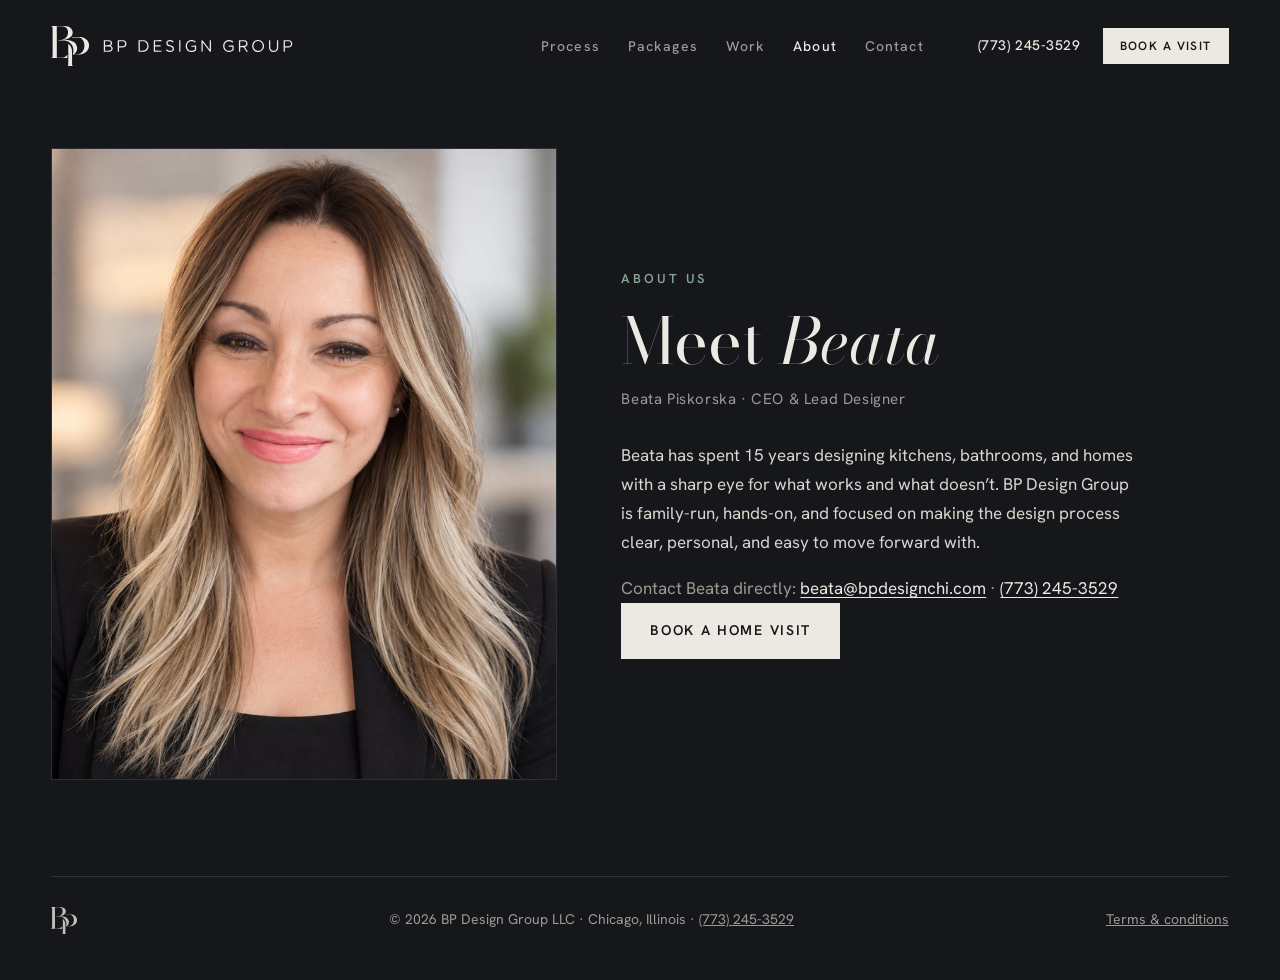
<file: about.html>
<!doctype html>
<html lang="en">
<head>
<meta charset="utf-8">
<meta name="viewport" content="width=device-width, initial-scale=1">
<title>About | BP Design Group</title>
<meta name="description" content="BP Design Group is a family-run kitchen and bath design firm led by Beata Piskorska, with 15 years of experience designing homes across the Chicagoland Area.">
<meta property="og:title" content="About BP Design Group">
<meta property="og:description" content="A family-run kitchen and bath design firm led by Beata Piskorska.">
<meta property="og:type" content="website">
<meta property="og:url" content="https://bpdesignchi.com/about.html">
<meta property="og:image" content="https://bpdesignchi.com/img/beata-headshot.jpg">
<meta name="theme-color" content="#15171A">
<link rel="icon" href="favicon.svg" type="image/svg+xml">
<link rel="canonical" href="https://bpdesignchi.com/about.html">
<link rel="preconnect" href="https://fonts.googleapis.com"><link rel="preconnect" href="https://fonts.gstatic.com" crossorigin>
<link href="https://fonts.googleapis.com/css2?family=Bodoni+Moda:ital,opsz,wght@0,6..96,400;1,6..96,400&family=Hanken+Grotesk:wght@400;500;600&display=swap" rel="stylesheet">
<style>
  :root { --bg:#15171A; --raised:#1C1F23; --text:#ECE9E3; --soft:#9D9A93; --rule:#2D3035; --acc:#86A396; --g:24px; }
  * { box-sizing:border-box; }
  body { margin:0; background:var(--bg); color:var(--text); font:400 17px/1.7 "Hanken Grotesk", system-ui, sans-serif; }
  a { color:inherit; }
  .wrap { max-width:1140px; margin:0 auto; padding:0 var(--g); }
  header.top { display:flex; justify-content:space-between; align-items:center; padding:26px 0; }
  .brand { display:inline-flex; align-items:center; gap:14px; text-decoration:none; }
  .brand img { display:block; height:auto; }
  .brand-mark { width:38px; } .brand-word { width:190px; }
  nav a { margin-left:28px; text-decoration:none; font-size:14px; font-weight:500; letter-spacing:.08em; color:var(--soft); }
  nav a:hover, nav a[aria-current] { color:var(--text); }
  .about { display:grid; grid-template-columns:minmax(0, 5fr) minmax(0, 6fr); gap:64px; align-items:center; padding:56px 0 96px; }
  .portrait { margin:0; }
  .portrait img { display:block; width:100%; height:auto; border:1px solid var(--rule); }
  .eyebrow { font-size:13px; font-weight:600; letter-spacing:.22em; text-transform:uppercase; color:var(--acc); margin:0 0 18px; }
  h1 { font:400 clamp(40px,5vw,64px)/1.05 "Bodoni Moda", serif; margin:0; }
  h1 em { font-style:italic; }
  .role { margin:12px 0 28px; color:var(--soft); font-size:15px; letter-spacing:.04em; }
  .about p.body { color:#D9D6D0; margin:0 0 18px; max-width:52ch; }
  .direct { margin:6px 0 0; color:var(--soft); }
  .direct a { color:var(--text); text-underline-offset:3px; }
  .facts { display:flex; flex-wrap:wrap; gap:14px 40px; list-style:none; padding:24px 0 0; margin:28px 0 34px; border-top:1px solid var(--rule); }
  .facts strong { display:block; font:400 34px/1 "Bodoni Moda", serif; color:var(--text); margin-bottom:6px; }
  .facts span { font-size:13px; letter-spacing:.12em; text-transform:uppercase; color:var(--soft); }
  .btn { display:inline-block; padding:15px 28px; background:var(--text); color:var(--bg); text-decoration:none; font-weight:600; font-size:14px; letter-spacing:.12em; text-transform:uppercase; border:1px solid var(--text); transition:background .2s,color .2s; }
  .btn:hover { background:transparent; color:var(--text); }
  footer { padding:30px 0 46px; border-top:1px solid var(--rule); font-size:14px; color:var(--soft); display:flex; flex-wrap:wrap; gap:8px 24px; justify-content:space-between; align-items:center; }
  .foot-mark { display:block; width:26px; height:auto; opacity:.8; }
  a:focus-visible { outline:2px solid var(--acc); outline-offset:3px; }
  @media (max-width:880px) {
    nav { display:none; }
    .about { grid-template-columns:1fr; gap:36px; padding-top:24px; }
    .portrait { max-width:420px; }
  }
  @media (max-width:420px) { .brand-word { width:150px; } .brand-mark { width:32px; } }
</style>
<link rel="stylesheet" href="site.css">
</head>
<body>
<div class="wrap">
  <header class="top">
    <a class="brand" href="/" aria-label="BP Design Group, home"><img class="brand-mark" src="logo-mark.svg" width="38" height="40" alt=""><img class="brand-word" src="logo-wordmark.svg" width="190" height="12" alt="BP Design Group"></a>
    <button type="button" class="menu-btn" aria-expanded="false" aria-controls="site-nav"><span class="bars" aria-hidden="true"><i></i><i></i><i></i></span>Menu</button>
    <nav id="site-nav" aria-label="Main"><a href="/#process">Process</a><a href="/#packages">Packages</a><a href="work.html">Work</a><a href="about.html" aria-current="page">About</a><a href="/#contact">Contact</a></nav>
    <div class="head-actions"><a class="head-phone" href="tel:+17732453529">(773) 245-3529</a><a class="head-cta" href="/#packages">Book a visit</a></div>
  </header>

  <main class="about">
    <figure class="portrait">
      <img src="img/beata-headshot.jpg" width="800" height="1000" alt="Beata Piskorska, CEO and Lead Designer of BP Design Group">
    </figure>
    <div>
      <p class="eyebrow">About us</p>
      <h1>Meet <em>Beata</em></h1>
      <p class="role">Beata Piskorska · CEO &amp; Lead Designer</p>
      <p class="body">Beata has spent 15 years designing kitchens, bathrooms, and homes with a sharp eye for what works and what doesn&rsquo;t. BP Design Group is family-run, hands-on, and focused on making the design process clear, personal, and easy to move forward with.</p>
      <p class="direct">Contact Beata directly: <a href="mailto:beata@bpdesignchi.com">beata@bpdesignchi.com</a> · <a href="tel:+17732453529">(773) 245-3529</a></p>
      <a class="btn" href="/#packages">Book a home visit</a>
    </div>
  </main>

  <footer><img class="foot-mark" src="logo-mark.svg" width="26" height="27" alt=""><span>© <span id="year">2026</span> BP Design Group LLC · Chicago, Illinois · <a href="tel:+17732453529">(773) 245-3529</a></span><span><a href="terms.html">Terms &amp; conditions</a></span></footer>
</div>
<script>document.getElementById("year").textContent = new Date().getFullYear();</script>
<script src="site.js" defer></script>
</body>
</html>
</file>
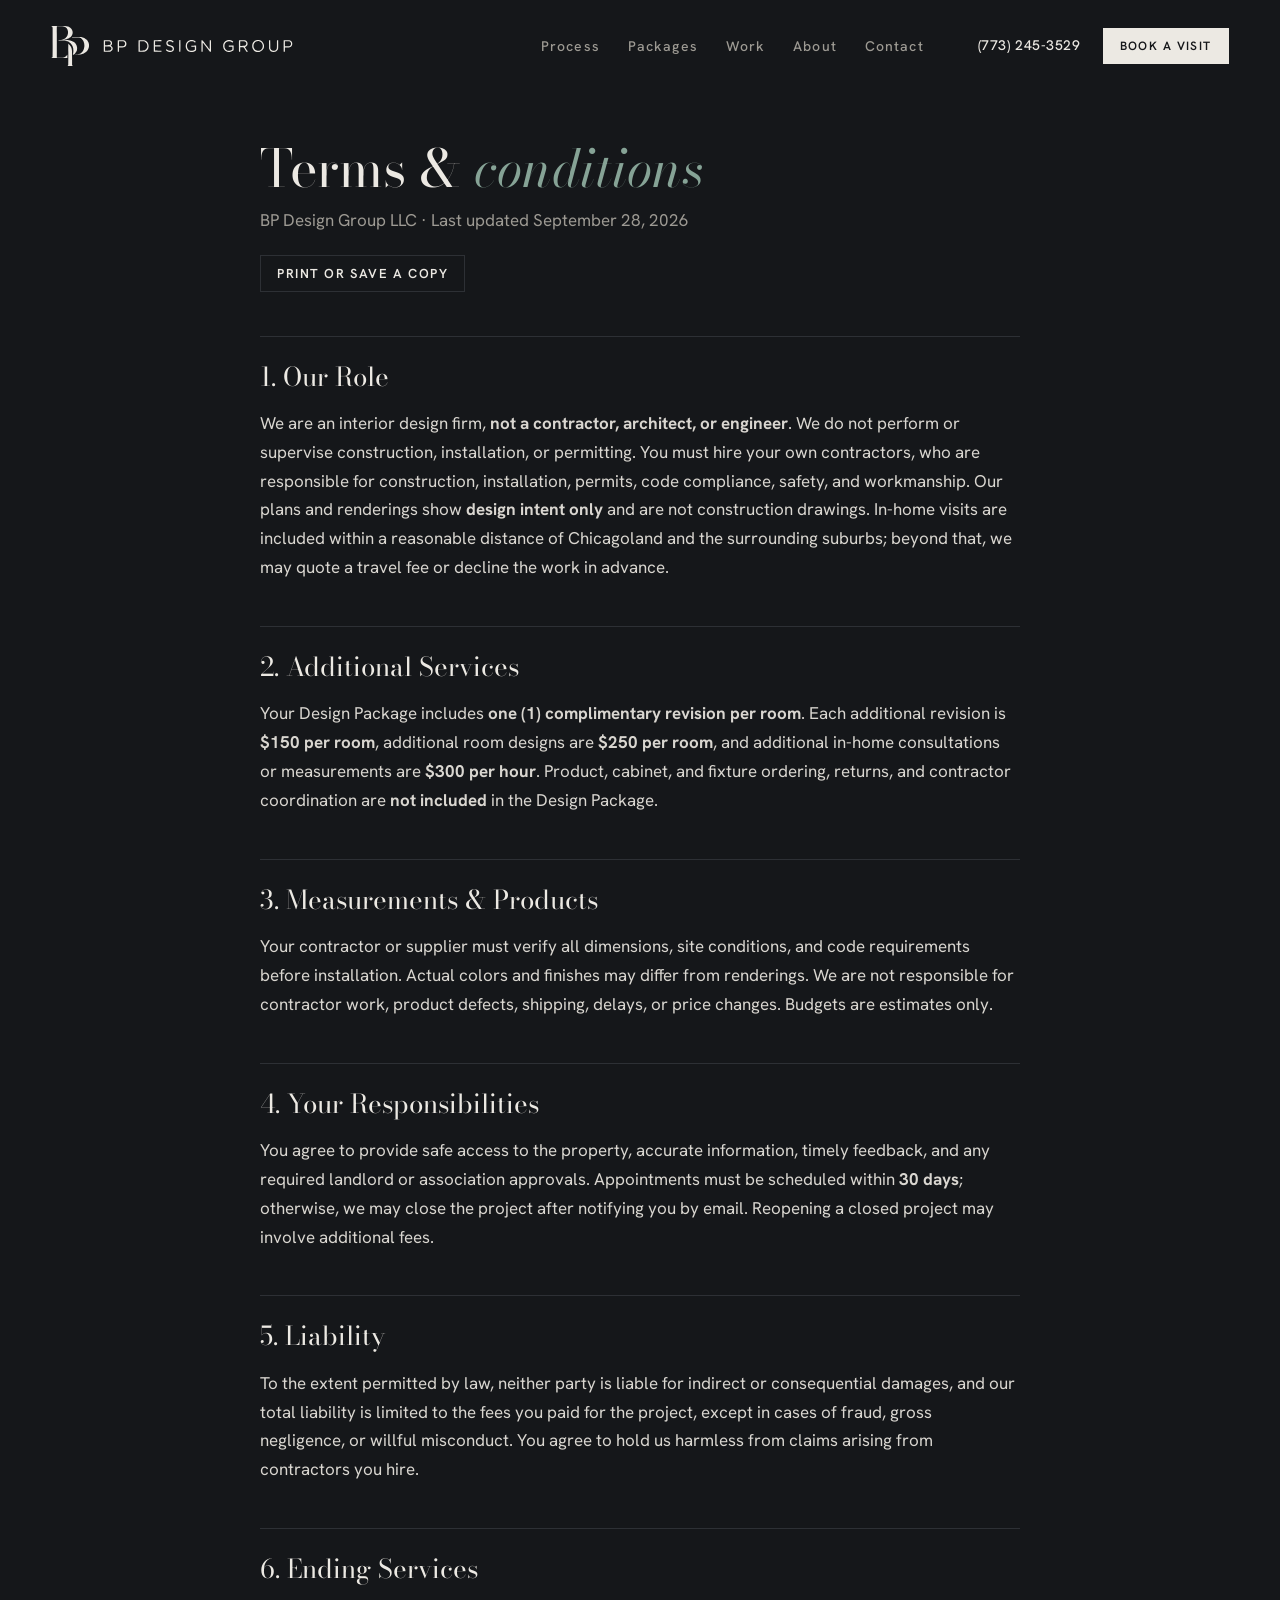
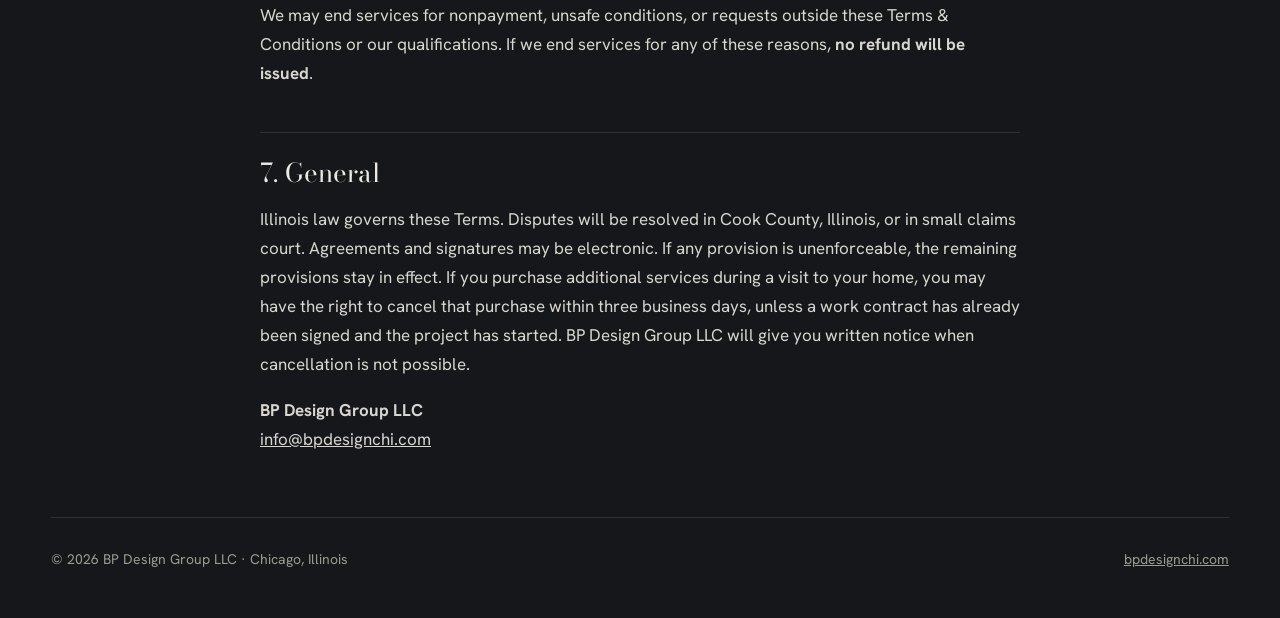
<file: terms.html>
<!doctype html>
<html lang="en">
<head>
<meta charset="utf-8">
<meta name="viewport" content="width=device-width, initial-scale=1">
<title>Terms &amp; Conditions | BP Design Group</title>
<meta name="description" content="Terms for BP Design Group design packages, retainers, and hourly design services.">
<meta name="theme-color" content="#15171A">
<link rel="icon" href="favicon.svg" type="image/svg+xml">
<link rel="canonical" href="https://bpdesignchi.com/terms.html">
<link rel="preconnect" href="https://fonts.googleapis.com"><link rel="preconnect" href="https://fonts.gstatic.com" crossorigin>
<link href="https://fonts.googleapis.com/css2?family=Bodoni+Moda:ital,opsz,wght@0,6..96,400;1,6..96,400&family=Hanken+Grotesk:wght@400;500;600&display=swap" rel="stylesheet">
<style>
  :root { --bg:#15171A; --raised:#1C1F23; --text:#ECE9E3; --soft:#9D9A93; --rule:#2D3035; --acc:#86A396; --g:24px; }
  * { box-sizing:border-box; }
  body { margin:0; background:var(--bg); color:var(--text); font:400 17px/1.7 "Hanken Grotesk", system-ui, sans-serif; }
  a { color:inherit; }
  .wrap { max-width:760px; margin:0 auto; padding:0 var(--g); }
  header.top { display:flex; justify-content:space-between; align-items:center; padding:26px 0; }
  .brand { display:inline-flex; align-items:center; gap:14px; text-decoration:none; }
  .brand img { display:block; height:auto; }
  .brand-mark { width:38px; } .brand-word { width:190px; }
  @media (max-width:420px) { .brand-word { width:150px; } .brand-mark { width:32px; } }
  header.top nav a { margin-left:28px; font-size:14px; font-weight:500; letter-spacing:.08em; color:var(--soft); text-decoration:none; }
  header.top nav a:hover { color:var(--text); }
  h1 { font:400 clamp(36px,5vw,52px)/1.08 "Bodoni Moda", serif; margin:48px 0 10px; }
  h1 em { font-style:italic; color:var(--acc); }
  .meta { color:var(--soft); margin:0 0 40px; }
  h3 { font:600 15px/1.4 "Hanken Grotesk", sans-serif; letter-spacing:.12em; text-transform:uppercase; color:var(--acc); margin:26px 0 6px; }
  .actions { margin:-20px 0 36px; }
  .print { font:600 13px/1 "Hanken Grotesk", sans-serif; letter-spacing:.12em; text-transform:uppercase; color:var(--text); background:transparent; border:1px solid var(--rule); padding:11px 16px; cursor:pointer; }
  .print:hover { border-color:var(--text); }
  @media print { body { background:#fff; color:#000; } p, li { color:#000; } h1 em, h2 em, h3 { color:#000; } .brand img { filter:invert(1); } header.top nav, .actions, footer a { display:none; } a { text-decoration:none; } }
  h2 { font:400 26px/1.2 "Bodoni Moda", serif; margin:44px 0 10px; padding-top:24px; border-top:1px solid var(--rule); }
  p, li { color:#D9D6D0; }
  ul { padding-left:20px; } li { margin:6px 0; }
  .initial-note { margin:-4px 0 14px; font-size:13px; font-weight:600; letter-spacing:.12em; text-transform:uppercase; color:var(--acc); }
  @media print { .initial-note { display:none; } }
  footer { margin-top:64px; padding:30px 0 46px; border-top:1px solid var(--rule); font-size:14px; color:var(--soft); display:flex; flex-wrap:wrap; gap:8px 24px; justify-content:space-between; }
  a:focus-visible { outline:2px solid var(--acc); outline-offset:3px; }
  .wrap > :not(header):not(footer) { max-width:760px; margin-left:auto; margin-right:auto; }
</style>
<link rel="stylesheet" href="site.css">
</head>
<body>
<div class="wrap">
  <header class="top">
    <a class="brand" href="/" aria-label="BP Design Group, home"><img class="brand-mark" src="logo-mark.svg" width="38" height="40" alt=""><img class="brand-word" src="logo-wordmark.svg" width="190" height="12" alt="BP Design Group"></a>
    <button type="button" class="menu-btn" aria-expanded="false" aria-controls="site-nav"><span class="bars" aria-hidden="true"><i></i><i></i><i></i></span>Menu</button>
    <nav id="site-nav" aria-label="Main"><a href="/#process">Process</a><a href="/#packages">Packages</a><a href="work.html">Work</a><a href="about.html">About</a><a href="/#contact">Contact</a></nav>
    <div class="head-actions"><a class="head-phone" href="tel:+17732453529">(773) 245-3529</a><a class="head-cta" href="/#packages">Book a visit</a></div>
  </header>

  <h1>Terms &amp; <em>conditions</em></h1>
  <p class="meta">BP Design Group LLC · Last updated September 28, 2026</p>
  <p class="actions"><button type="button" class="print" onclick="window.print()">Print or save a copy</button></p>

  <h2 id="s1">1. Our Role</h2>
  <p>We are an interior design firm, <strong>not a contractor, architect, or engineer</strong>. We do not perform or supervise construction, installation, or permitting. You must hire your own contractors, who are responsible for construction, installation, permits, code compliance, safety, and workmanship. Our plans and renderings show <strong>design intent only</strong> and are not construction drawings. In-home visits are included within a reasonable distance of Chicagoland and the surrounding suburbs; beyond that, we may quote a travel fee or decline the work in advance.</p>
  <h2 id="s2">2. Additional Services</h2>
  <p>Your Design Package includes <strong>one (1) complimentary revision per room</strong>. Each additional revision is <strong>$150 per room</strong>, additional room designs are <strong>$250 per room</strong>, and additional in-home consultations or measurements are <strong>$300 per hour</strong>. Product, cabinet, and fixture ordering, returns, and contractor coordination are <strong>not included</strong> in the Design Package.</p>
  <h2 id="s3">3. Measurements &amp; Products</h2>
  <p>Your contractor or supplier must verify all dimensions, site conditions, and code requirements before installation. Actual colors and finishes may differ from renderings. We are not responsible for contractor work, product defects, shipping, delays, or price changes. Budgets are estimates only.</p>
  <h2 id="s4">4. Your Responsibilities</h2>
  <p>You agree to provide safe access to the property, accurate information, timely feedback, and any required landlord or association approvals. Appointments must be scheduled within <strong>30 days</strong>; otherwise, we may close the project after notifying you by email. Reopening a closed project may involve additional fees.</p>
  <h2 id="s5">5. Liability</h2>
  <p>To the extent permitted by law, neither party is liable for indirect or consequential damages, and our total liability is limited to the fees you paid for the project, except in cases of fraud, gross negligence, or willful misconduct. You agree to hold us harmless from claims arising from contractors you hire.</p>
  <h2 id="s6">6. Ending Services</h2>
  <p>We may end services for nonpayment, unsafe conditions, or requests outside these Terms &amp; Conditions or our qualifications. If we end services for any of these reasons, <strong>no refund will be issued</strong>.</p>
  <h2 id="s7">7. General</h2>
  <p>Illinois law governs these Terms. Disputes will be resolved in Cook County, Illinois, or in small claims court. Agreements and signatures may be electronic. If any provision is unenforceable, the remaining provisions stay in effect. If you purchase additional services during a visit to your home, you may have the right to cancel that purchase within three business days, unless a work contract has already been signed and the project has started. BP Design Group LLC will give you written notice when cancellation is not possible.</p>
  <p class="sign-off"><strong>BP Design Group LLC</strong><br><a href="mailto:info@bpdesignchi.com">info@bpdesignchi.com</a></p>

  <footer><span>© <span id="year">2026</span> BP Design Group LLC · Chicago, Illinois</span><a href="/">bpdesignchi.com</a></footer>
</div>
<script>document.getElementById("year").textContent = new Date().getFullYear();</script>
<script src="site.js" defer></script>
</body>
</html>
</file>
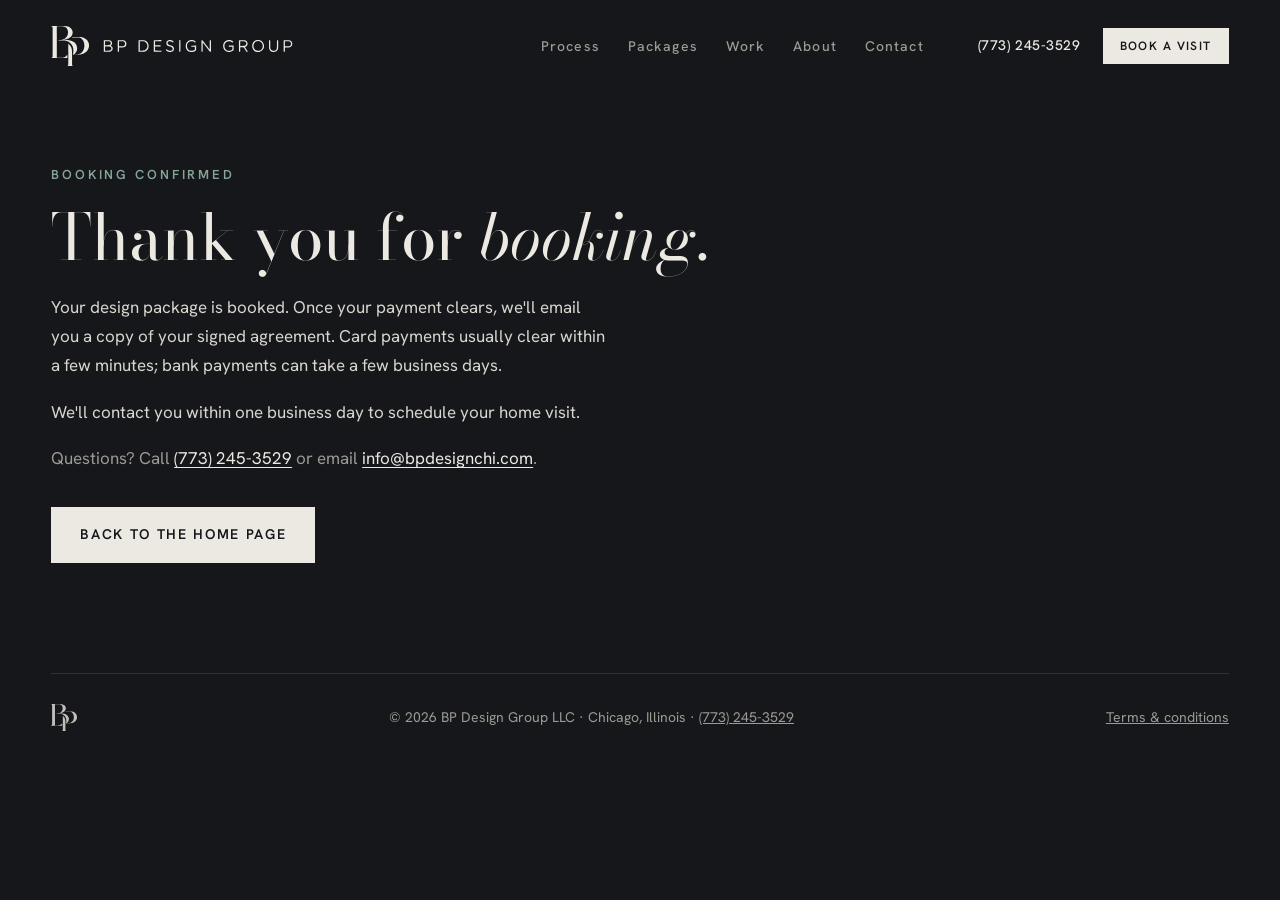
<file: thanks.html>
<!doctype html>
<html lang="en">
<head>
<meta charset="utf-8">
<meta name="viewport" content="width=device-width, initial-scale=1">
<title>Thank you | BP Design Group</title>
<meta name="description" content="Your BP Design Group booking is confirmed."><meta name="robots" content="noindex">
<meta name="theme-color" content="#15171A">
<link rel="icon" href="favicon.svg" type="image/svg+xml">
<link rel="canonical" href="https://bpdesignchi.com/thanks.html">
<link rel="preconnect" href="https://fonts.googleapis.com"><link rel="preconnect" href="https://fonts.gstatic.com" crossorigin>
<link href="https://fonts.googleapis.com/css2?family=Bodoni+Moda:ital,opsz,wght@0,6..96,400;1,6..96,400&family=Hanken+Grotesk:wght@400;500;600&display=swap" rel="stylesheet">
<style>
  :root { --bg:#15171A; --raised:#1C1F23; --text:#ECE9E3; --soft:#9D9A93; --rule:#2D3035; --acc:#86A396; --g:24px; }
  * { box-sizing:border-box; }
  body { margin:0; background:var(--bg); color:var(--text); font:400 17px/1.7 "Hanken Grotesk", system-ui, sans-serif; }
  a { color:inherit; }
  .wrap { max-width:1140px; margin:0 auto; padding:0 var(--g); }
  header.top { display:flex; justify-content:space-between; align-items:center; padding:26px 0; }
  .brand { display:inline-flex; align-items:center; gap:14px; text-decoration:none; }
  .brand img { display:block; height:auto; }
  .brand-mark { width:38px; } .brand-word { width:190px; }
  nav a { margin-left:28px; text-decoration:none; font-size:14px; font-weight:500; letter-spacing:.08em; color:var(--soft); }
  nav a:hover, nav a[aria-current] { color:var(--text); }
  .thanks { padding:72px 0 110px; max-width:680px; }
  .thanks h1 { margin-bottom:22px; }
  .thanks p.body { color:#D9D6D0; margin:0 0 18px; max-width:56ch; }
  .thanks .ref { color:var(--soft); font-size:15px; letter-spacing:.04em; margin:26px 0 30px; }
  .thanks .ref strong { color:var(--text); font-weight:600; }
  .thanks .direct { margin-bottom:34px; }
  .eyebrow { font-size:13px; font-weight:600; letter-spacing:.22em; text-transform:uppercase; color:var(--acc); margin:0 0 18px; }
  h1 { font:400 clamp(40px,5vw,64px)/1.05 "Bodoni Moda", serif; margin:0; }
  h1 em { font-style:italic; }
  .direct { margin:6px 0 0; color:var(--soft); }
  .direct a { color:var(--text); text-underline-offset:3px; }
  .btn { display:inline-block; padding:15px 28px; background:var(--text); color:var(--bg); text-decoration:none; font-weight:600; font-size:14px; letter-spacing:.12em; text-transform:uppercase; border:1px solid var(--text); transition:background .2s,color .2s; }
  .btn:hover { background:transparent; color:var(--text); }
  footer { padding:30px 0 46px; border-top:1px solid var(--rule); font-size:14px; color:var(--soft); display:flex; flex-wrap:wrap; gap:8px 24px; justify-content:space-between; align-items:center; }
  .foot-mark { display:block; width:26px; height:auto; opacity:.8; }
  a:focus-visible { outline:2px solid var(--acc); outline-offset:3px; }
  @media (max-width:880px) {
    nav { display:none; }
    .thanks { padding-top:32px; }
    }
  @media (max-width:420px) { .brand-word { width:150px; } .brand-mark { width:32px; } }
</style>
<link rel="stylesheet" href="site.css">
</head>
<body>
<div class="wrap">
  <header class="top">
    <a class="brand" href="/" aria-label="BP Design Group, home"><img class="brand-mark" src="logo-mark.svg" width="38" height="40" alt=""><img class="brand-word" src="logo-wordmark.svg" width="190" height="12" alt="BP Design Group"></a>
    <button type="button" class="menu-btn" aria-expanded="false" aria-controls="site-nav"><span class="bars" aria-hidden="true"><i></i><i></i><i></i></span>Menu</button>
    <nav id="site-nav" aria-label="Main"><a href="/#process">Process</a><a href="/#packages">Packages</a><a href="work.html">Work</a><a href="about.html">About</a><a href="/#contact">Contact</a></nav>
    <div class="head-actions"><a class="head-phone" href="tel:+17732453529">(773) 245-3529</a><a class="head-cta" href="/#packages">Book a visit</a></div>
  </header>

  <main class="thanks">
    <p class="eyebrow">Booking confirmed</p>
    <h1>Thank you for <em>booking</em>.</h1>
    <p class="body">Your design package is booked. Once your payment clears, we'll email you a copy of your signed agreement. Card payments usually clear within a few minutes; bank payments can take a few business days.</p>
    <p class="body">We'll contact you within one business day to schedule your home visit.</p>
    <p class="ref" id="ref" hidden>Your reference: <strong></strong></p>
    <p class="direct">Questions? Call <a href="tel:+17732453529">(773) 245-3529</a> or email <a href="mailto:info@bpdesignchi.com">info@bpdesignchi.com</a>.</p>
    <a class="btn" href="/">Back to the home page</a>
  </main>

  <footer><img class="foot-mark" src="logo-mark.svg" width="26" height="27" alt=""><span>© <span id="year">2026</span> BP Design Group LLC · Chicago, Illinois · <a href="tel:+17732453529">(773) 245-3529</a></span><span><a href="terms.html">Terms &amp; conditions</a></span></footer>
</div>
<script>document.getElementById("year").textContent = new Date().getFullYear();</script>
<script src="site.js" defer></script>
<script>
  // Show the booking reference Stripe passes back, when it looks like one of ours.
  const ref = new URLSearchParams(location.search).get("ref");
  if (ref && /^BPDG-\d{8}-[A-Z0-9]{5}-R\d{1,2}$/.test(ref)) { const p = document.getElementById("ref"); p.querySelector("strong").textContent = ref; p.hidden = false; }
</script>
</body>
</html>
</file>
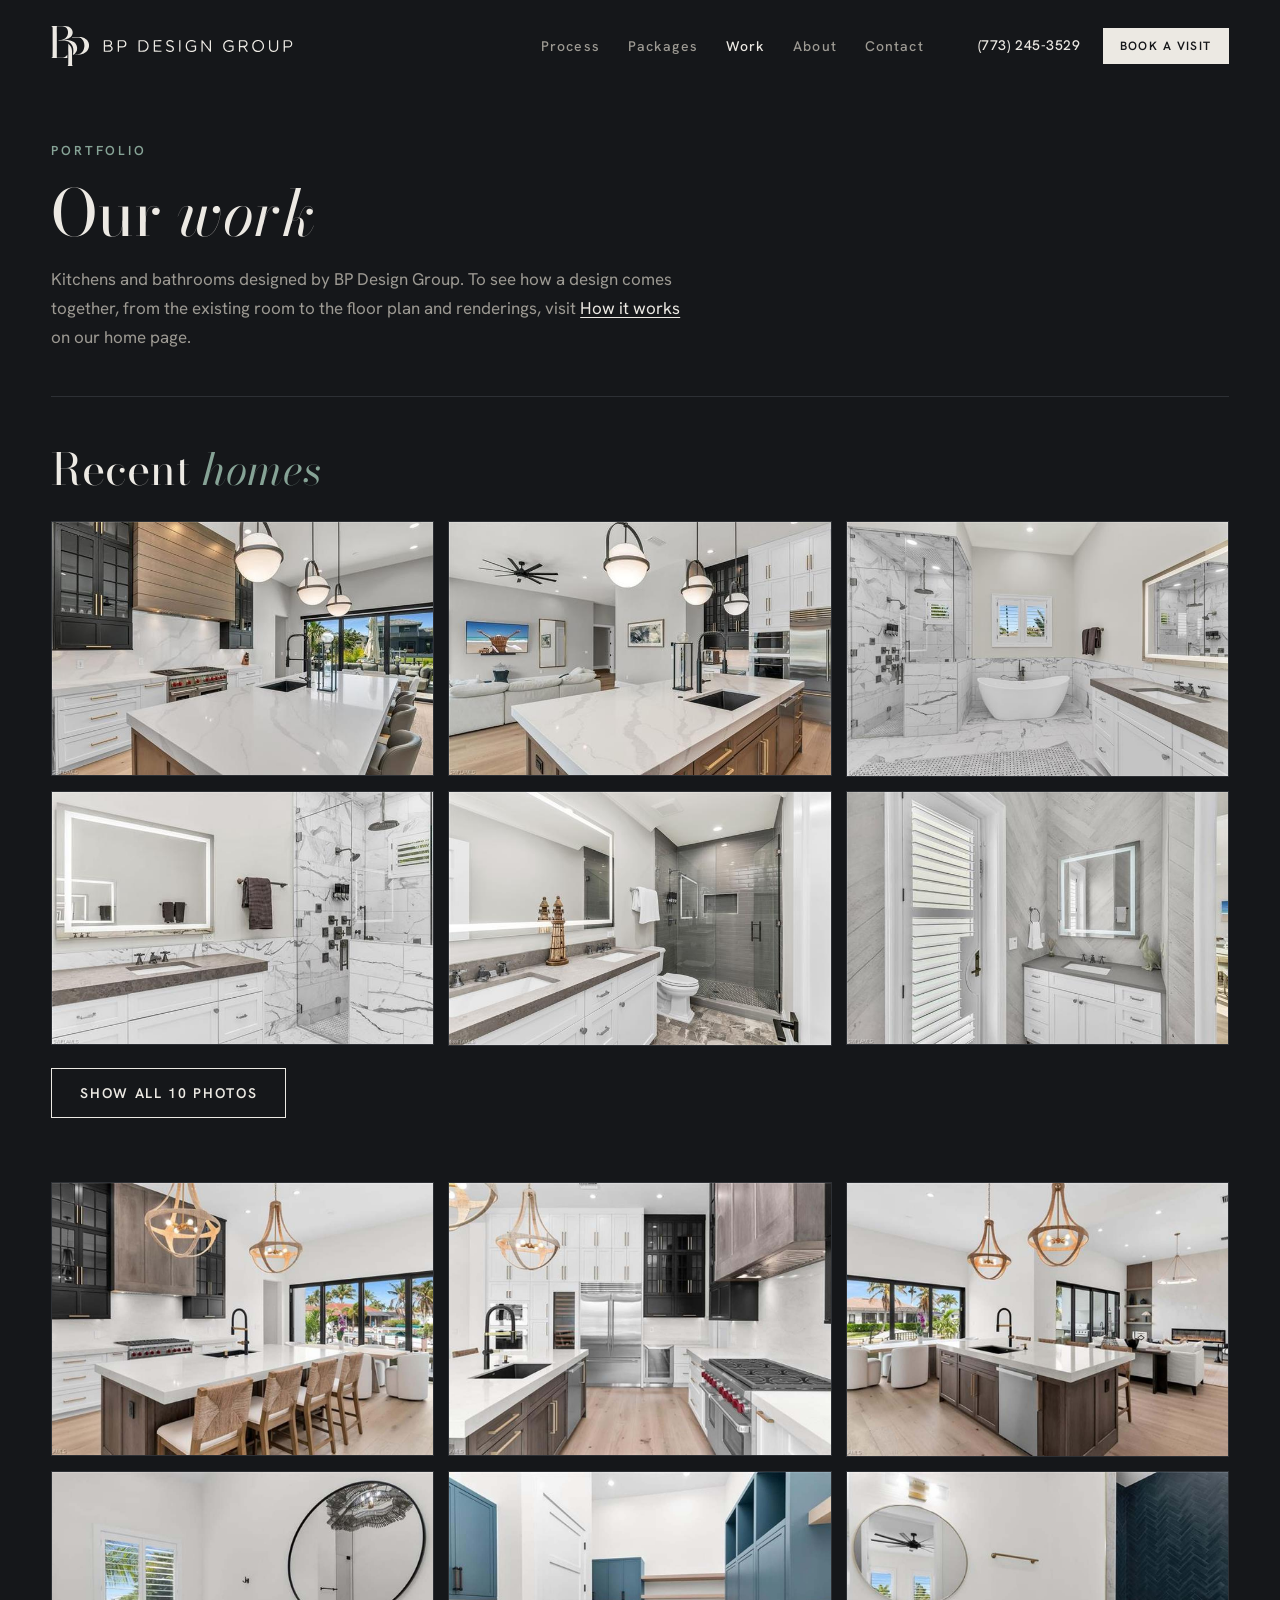
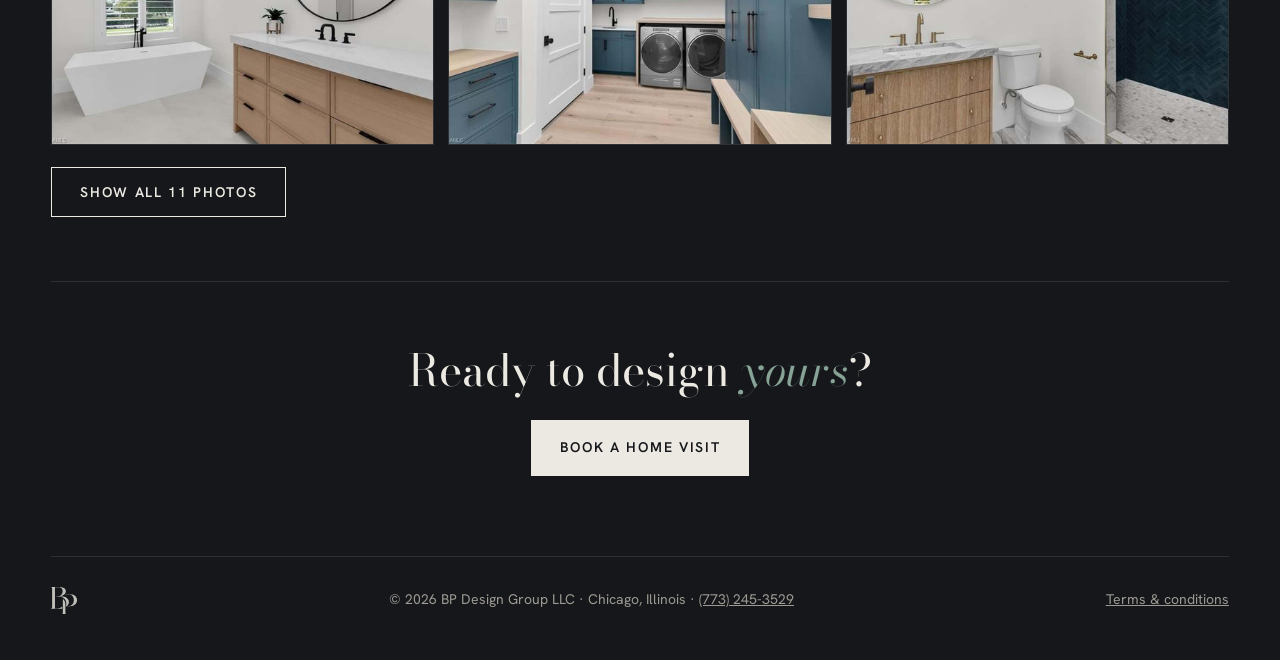
<file: work.html>
<!doctype html>
<html lang="en">
<head>
<meta charset="utf-8">
<meta name="viewport" content="width=device-width, initial-scale=1">
<title>Our Work | BP Design Group</title>
<meta name="description" content="Kitchens and bathrooms designed by BP Design Group across the Chicagoland Area.">
<meta property="og:title" content="Our Work | BP Design Group">
<meta property="og:description" content="Kitchens and bathrooms designed by BP Design Group.">
<meta property="og:type" content="website">
<meta property="og:url" content="https://bpdesignchi.com/work.html">
<meta property="og:image" content="https://bpdesignchi.com/img/kitchen-after.jpg">
<meta name="theme-color" content="#15171A">
<link rel="icon" href="favicon.svg" type="image/svg+xml">
<link rel="canonical" href="https://bpdesignchi.com/work.html">
<link rel="preconnect" href="https://fonts.googleapis.com"><link rel="preconnect" href="https://fonts.gstatic.com" crossorigin>
<link href="https://fonts.googleapis.com/css2?family=Bodoni+Moda:ital,opsz,wght@0,6..96,400;1,6..96,400&family=Hanken+Grotesk:wght@400;500;600&display=swap" rel="stylesheet">
<style>
  :root { --bg:#15171A; --raised:#1C1F23; --text:#ECE9E3; --soft:#9D9A93; --rule:#2D3035; --acc:#86A396; --g:24px; }
  * { box-sizing:border-box; }
  body { margin:0; background:var(--bg); color:var(--text); font:400 17px/1.7 "Hanken Grotesk", system-ui, sans-serif; }
  a { color:inherit; }
  .wrap { max-width:1140px; margin:0 auto; padding:0 var(--g); }
  header.top { display:flex; justify-content:space-between; align-items:center; padding:26px 0; }
  .brand { display:inline-flex; align-items:center; gap:14px; text-decoration:none; }
  .brand img { display:block; height:auto; }
  .brand-mark { width:38px; } .brand-word { width:190px; }
  nav a { margin-left:28px; text-decoration:none; font-size:14px; font-weight:500; letter-spacing:.08em; color:var(--soft); }
  nav a:hover, nav a[aria-current] { color:var(--text); }
  .intro-block { padding:48px 0 44px; max-width:640px; }
  .eyebrow { font-size:13px; font-weight:600; letter-spacing:.22em; text-transform:uppercase; color:var(--acc); margin:0 0 18px; }
  h1 { font:400 clamp(40px,5vw,64px)/1.05 "Bodoni Moda", serif; margin:0; }
  h1 em { font-style:italic; }
  .lede { color:var(--soft); margin:18px 0 0; }
  .lede a { color:var(--text); text-underline-offset:3px; }
  /* portfolio grid: a lone project spans the full width */
  .projects { display:grid; grid-template-columns:repeat(2, minmax(0, 1fr)); gap:40px 28px; padding-bottom:80px; }
  .projects > .reveal:only-child { grid-column:1 / -1; }
  /* after-first project photos; the before is one tap away */
  .reveal { margin:0; }
  .reveal .frame { position:relative; border:1px solid var(--rule); background:var(--raised); overflow:hidden; }
  .reveal .frame { aspect-ratio:4/3; }
  .reveal img { display:block; width:100%; height:auto; }
  /* whole photo shown, never cropped: taller photos sit inside the frame with space at the sides */
  .reveal .after, .reveal .before { height:100%; object-fit:contain; }
  .reveal .before { position:absolute; inset:0; height:100%; object-fit:contain; opacity:0; transition:opacity .45s ease; }
  .reveal.showing-before .before { opacity:1; }
  .reveal .state { position:absolute; top:14px; left:14px; font-size:12px; font-weight:600; letter-spacing:.18em; text-transform:uppercase; padding:6px 10px; background:rgba(21,23,26,.8); pointer-events:none; }
  .reveal-btn { position:absolute; right:14px; bottom:14px; font:600 13px/1 "Hanken Grotesk", sans-serif; letter-spacing:.12em; text-transform:uppercase; color:var(--bg); background:var(--text); border:0; padding:12px 16px; cursor:pointer; transition:background .2s; }
  .reveal-btn:hover { background:#fff; }
  .reveal-btn:focus-visible { outline:2px solid var(--acc); outline-offset:3px; }
  .group-title { font:400 clamp(30px,3.6vw,44px)/1.1 "Bodoni Moda", serif; margin:0 0 28px; padding-top:48px; border-top:1px solid var(--rule); }
  .group-title em { font-style:italic; color:var(--acc); }
  .home { padding-bottom:64px; }
  .gallery { list-style:none; margin:0; padding:0; display:grid; grid-template-columns:repeat(3, minmax(0, 1fr)); gap:14px; }
  .gallery img { display:block; width:100%; height:auto; border:1px solid var(--rule); background:var(--raised); }
  .gallery li { position:relative; }
  .gallery .tag { position:absolute; top:12px; left:12px; font-size:12px; font-weight:600; letter-spacing:.18em; text-transform:uppercase; padding:6px 10px; background:rgba(21,23,26,.8); pointer-events:none; }
  .more-btn { margin-top:22px; cursor:pointer; font-family:inherit; }
  .cta { border-top:1px solid var(--rule); padding:64px 0 80px; text-align:center; }
  .cta h2 { font:400 clamp(30px,3.6vw,44px)/1.1 "Bodoni Moda", serif; margin:0 0 26px; }
  .cta h2 em { font-style:italic; color:var(--acc); }
  .btn { display:inline-block; padding:15px 28px; background:var(--text); color:var(--bg); text-decoration:none; font-weight:600; font-size:14px; letter-spacing:.12em; text-transform:uppercase; border:1px solid var(--text); transition:background .2s,color .2s; }
  .btn:hover { background:transparent; color:var(--text); }
  .btn.ghost { background:transparent; color:var(--text); } .btn.ghost:hover { background:var(--text); color:var(--bg); }
  footer { padding:30px 0 46px; border-top:1px solid var(--rule); font-size:14px; color:var(--soft); display:flex; flex-wrap:wrap; gap:8px 24px; justify-content:space-between; align-items:center; }
  .foot-mark { display:block; width:26px; height:auto; opacity:.8; }
  a:focus-visible { outline:2px solid var(--acc); outline-offset:3px; }
  @media (max-width:880px) { nav { display:none; } .projects { grid-template-columns:1fr; } .intro-block { padding-top:24px; } .gallery { grid-template-columns:repeat(2, minmax(0, 1fr)); gap:10px; } .gallery .tag { top:6px; left:6px; font-size:10px; letter-spacing:.12em; padding:4px 6px; } }
  @media (max-width:420px) { .brand-word { width:150px; } .brand-mark { width:32px; } }
  @media (prefers-reduced-motion: reduce) { .reveal .before { transition:none; } }
</style>
<link rel="stylesheet" href="site.css">
</head>
<body>
<div class="wrap">
  <header class="top">
    <a class="brand" href="/" aria-label="BP Design Group, home"><img class="brand-mark" src="logo-mark.svg" width="38" height="40" alt=""><img class="brand-word" src="logo-wordmark.svg" width="190" height="12" alt="BP Design Group"></a>
    <button type="button" class="menu-btn" aria-expanded="false" aria-controls="site-nav"><span class="bars" aria-hidden="true"><i></i><i></i><i></i></span>Menu</button>
    <nav id="site-nav" aria-label="Main"><a href="/#process">Process</a><a href="/#packages">Packages</a><a href="work.html" aria-current="page">Work</a><a href="about.html">About</a><a href="/#contact">Contact</a></nav>
    <div class="head-actions"><a class="head-phone" href="tel:+17732453529">(773) 245-3529</a><a class="head-cta" href="/#packages">Book a visit</a></div>
  </header>

  <main>
    <div class="intro-block">
      <p class="eyebrow">Portfolio</p>
      <h1>Our <em>work</em></h1>
      <p class="lede">Kitchens and bathrooms designed by BP Design Group. To see how a design comes together, from the existing room to the floor plan and renderings, visit <a href="/#process">How it works</a> on our home page.</p>
    </div>

    <h2 class="group-title">Recent <em>homes</em></h2>
    <!-- Each home is one <article class="home">. The first six photos show; the rest open with "Show all". -->
    <article class="home">
      <ul class="gallery">
        <li><img src="img/work/home1-01.jpg" width="665" height="441" loading="lazy" alt="A kitchen with a white stone island on a wood base, black glass-front cabinets, and globe pendants, open to the patio."></li>
        <li><img src="img/work/home1-02.jpg" width="665" height="441" loading="lazy" alt="The same kitchen from the other side: the island and pendants, looking into the living room."></li>
        <li><img src="img/work/home1-03.jpg" width="640" height="426" loading="lazy" alt="A primary bathroom with a freestanding tub, a glass-walled shower, and white marble-look tile."></li>
        <li><img src="img/work/home1-04.jpg" width="665" height="441" loading="lazy" alt="A vanity with a lighted mirror beside a marble-tiled shower."></li>
        <li><img src="img/work/home1-06.jpg" width="640" height="426" loading="lazy" alt="A bathroom with a double vanity and a glass shower in gray subway tile."></li>
        <li><img src="img/work/home1-08.jpg" width="665" height="441" loading="lazy" alt="A bathroom with herringbone wall tile, a lighted mirror, and a white vanity."></li>
        <li class="more" hidden><img src="img/work/home1-05.jpg" width="665" height="441" loading="lazy" alt="A walk-in shower in gray marble tile next to a vanity with a lighted mirror."></li>
        <li class="more" hidden><img src="img/work/home1-07.jpg" width="665" height="441" loading="lazy" alt="The same bathroom from another angle, showing the shower niche."></li>
        <li class="more" hidden><img src="img/work/home1-09.jpg" width="640" height="426" loading="lazy" alt="A walk-in glass shower lined in herringbone tile."></li>
        <li class="more" hidden><img src="img/work/home1-10.jpg" width="665" height="441" loading="lazy" alt="A bathroom with a patterned tile band, a lighted mirror, and a white vanity."></li>
      </ul>
      <button type="button" class="btn ghost more-btn" aria-expanded="false">Show all 10 photos</button>
    </article>
    <article class="home">
      <ul class="gallery">
        <li><img src="img/work/home2-02.jpg" width="1080" height="771" loading="lazy" alt="A kitchen island with woven counter stools and rattan pendants, looking out to the water."></li>
        <li><img src="img/work/home2-03.jpg" width="1080" height="771" loading="lazy" alt="The kitchen cooking wall: built-in refrigerator, wine fridge, and a six-burner range."></li>
        <li><img src="img/work/home2-05.jpg" width="1080" height="771" loading="lazy" alt="The kitchen island open to the living room and fireplace."></li>
        <li><img src="img/work/home2-06.jpg" width="1080" height="771" loading="lazy" alt="A primary bathroom with a freestanding tub, a round black mirror, and a light oak vanity."></li>
        <li><img src="img/work/home2-10.jpg" width="1080" height="771" loading="lazy" alt="A laundry and mudroom with blue cabinetry, open shelving, and built-in lockers."></li>
        <li><img src="img/work/home2-11.jpg" width="1080" height="771" loading="lazy" alt="A bathroom with a light oak vanity and a navy herringbone tile shower."></li>
        <li class="more" hidden><img src="img/work/home2-01.jpg" width="1080" height="771" loading="lazy" alt="A kitchen range wall with a professional range, a wood hood, and black glass-front cabinets."></li>
        <li class="more" hidden><img src="img/work/home2-04.jpg" width="1080" height="771" loading="lazy" alt="Island seating in front of tall white cabinetry and built-in ovens."></li>
        <li class="more" hidden><img src="img/work/home2-07.jpg" width="1080" height="771" loading="lazy" alt="The same bathroom: a walk-in shower, freestanding tub, and a sculptural chandelier."></li>
        <li class="more" hidden><img src="img/work/home2-08.jpg" width="1080" height="771" loading="lazy" alt="A bathroom with a navy vanity, a rope-framed mirror, and a marble walk-in shower."></li>
        <li class="more" hidden><img src="img/work/home2-09.jpg" width="1080" height="771" loading="lazy" alt="A bathroom with a gray tile shower, a wood vanity, and a rope-framed mirror."></li>
      </ul>
      <button type="button" class="btn ghost more-btn" aria-expanded="false">Show all 11 photos</button>
    </article>
  </main>

  <section class="cta">
    <h2>Ready to design <em>yours</em>?</h2>
    <a class="btn" href="/#packages">Book a home visit</a>
  </section>

  <footer><img class="foot-mark" src="logo-mark.svg" width="26" height="27" alt=""><span>© <span id="year">2026</span> BP Design Group LLC · Chicago, Illinois · <a href="tel:+17732453529">(773) 245-3529</a></span><span><a href="terms.html">Terms &amp; conditions</a></span></footer>
</div>
<script>
  document.getElementById("year").textContent = new Date().getFullYear();
  document.querySelectorAll(".reveal").forEach(fig => {
    const btn = fig.querySelector(".reveal-btn"), state = fig.querySelector(".state");
    if (!btn) return;
    btn.addEventListener("click", () => {
      const before = fig.classList.toggle("showing-before");
      btn.textContent = before ? "See the after" : "See the before";
      btn.setAttribute("aria-pressed", before);
      state.textContent = before ? "Before" : "After";
    });
  });
  document.querySelectorAll(".home").forEach(home => {
    const btn = home.querySelector(".more-btn");
    if (!btn) return;
    const label = btn.textContent;
    btn.addEventListener("click", () => {
      const open = btn.getAttribute("aria-expanded") !== "true";
      home.querySelectorAll(".gallery .more").forEach(li => li.hidden = !open);
      btn.setAttribute("aria-expanded", open);
      btn.textContent = open ? "Show fewer photos" : label;
    });
  });
</script>
<script src="site.js" defer></script>
</body>
</html>
</file>
<file: site.css>
/* Shared across all pages: loaded after each page's own styles. */

/* Wider layout on large screens, comfortable gutters on small ones. */
.wrap { max-width:1360px; padding:0 clamp(20px, 4vw, 56px); }
@media (min-width:1440px) { body { font-size:18px; } }

/* Header and mobile menu */
header.top { position:relative; gap:20px; }
.menu-btn { display:none; align-items:center; gap:10px; background:none; border:1px solid var(--rule); color:var(--text); font:600 13px/1 "Hanken Grotesk", sans-serif; letter-spacing:.14em; text-transform:uppercase; padding:11px 14px; cursor:pointer; }
.menu-btn .bars { display:grid; gap:4px; width:16px; }
.menu-btn .bars i { display:block; height:1.5px; background:currentColor; transition:transform .2s, opacity .2s; }
.menu-btn[aria-expanded="true"] .bars i:nth-child(1) { transform:translateY(5.5px) rotate(45deg); }
.menu-btn[aria-expanded="true"] .bars i:nth-child(2) { opacity:0; }
.menu-btn[aria-expanded="true"] .bars i:nth-child(3) { transform:translateY(-5.5px) rotate(-45deg); }
.menu-btn:focus-visible { outline:2px solid var(--acc); outline-offset:3px; }

@media (max-width:880px) {
  .menu-btn { display:inline-flex; }
  header.top nav { display:none; position:absolute; top:calc(100% - 10px); left:0; right:0; z-index:30; flex-direction:column; background:var(--raised); border:1px solid var(--rule); box-shadow:0 18px 40px rgba(0,0,0,.45); }
  header.top nav.open { display:flex; }
  header.top nav a { margin:0; padding:15px 20px; font-size:16px; letter-spacing:.06em; color:var(--text); border-top:1px solid var(--rule); }
  header.top nav a:first-child { border-top:0; }
}
@media (prefers-reduced-motion: reduce) { .menu-btn .bars i { transition:none; } }

/* Photo viewer (site.js): project photos open larger in the page */
.reveal .frame, .gallery img, .step-shots img { cursor:zoom-in; }
.reveal .frame:focus-visible, .gallery img:focus-visible, .step-shots img:focus-visible { outline:2px solid var(--acc); outline-offset:3px; }
dialog.lightbox { position:fixed; inset:0; width:100%; height:100%; max-width:100%; max-height:100%; margin:0; padding:0; border:0; background:rgba(10,11,13,.94); color:var(--text); overflow:hidden; }
dialog.lightbox[open] { display:flex; align-items:center; justify-content:center; }
dialog.lightbox::backdrop { background:transparent; }
.lightbox img { display:block; max-width:94vw; max-height:84vh; height:auto; object-fit:contain; border:1px solid var(--rule); background:var(--raised); }
.lightbox button { position:absolute; background:rgba(21,23,26,.72); border:1px solid var(--rule); color:var(--text); cursor:pointer; }
.lightbox button:hover { background:var(--raised); border-color:var(--soft); }
.lightbox button:focus-visible { outline:2px solid var(--acc); outline-offset:3px; }
.lightbox .lb-close { top:16px; right:16px; width:48px; height:48px; font-size:30px; line-height:1; }
.lightbox .lb-prev, .lightbox .lb-next { top:50%; transform:translateY(-50%); width:52px; height:72px; font-size:40px; line-height:1; }
.lightbox .lb-prev { left:16px; } .lightbox .lb-next { right:16px; }
.lightbox .lb-toggle { bottom:18px; left:50%; transform:translateX(-50%); padding:12px 18px; font:600 13px/1 "Hanken Grotesk", sans-serif; letter-spacing:.12em; text-transform:uppercase; color:var(--bg); background:var(--text); border-color:var(--text); }
.lightbox .lb-toggle:hover { background:#fff; }
.lightbox .lb-state { position:absolute; top:24px; left:20px; font-size:12px; font-weight:600; letter-spacing:.18em; text-transform:uppercase; padding:6px 10px; background:rgba(21,23,26,.8); }
.lightbox [hidden] { display:none; }
@media (max-width:600px) {
  .lightbox .lb-prev, .lightbox .lb-next { top:auto; bottom:14px; transform:none; width:48px; height:48px; font-size:32px; }
  .lightbox .lb-toggle { bottom:18px; }
}

/* Keep phone numbers on one line */
a[href^="tel:"] { white-space:nowrap; }

/* Section spacing, set per section in the page editor */
section.space-tight { padding-top:clamp(28px, 3vw, 44px); padding-bottom:clamp(28px, 3vw, 44px); }
section.space-roomy { padding-top:clamp(80px, 9vw, 136px); padding-bottom:clamp(80px, 9vw, 136px); }

/* Header: phone and booking button */
header.top nav { margin-left:auto; }
.head-actions { display:flex; align-items:center; gap:22px; margin-left:34px; flex:none; }
.head-phone { font-size:14px; font-weight:500; letter-spacing:.04em; color:var(--text); text-decoration:none; }
.head-phone:hover { color:var(--acc); }
.head-cta { display:inline-block; padding:11px 16px; background:var(--text); color:var(--bg); border:1px solid var(--text); text-decoration:none; font:600 12px/1 "Hanken Grotesk", sans-serif; letter-spacing:.12em; text-transform:uppercase; transition:background .2s, color .2s; }
.head-cta:hover { background:transparent; color:var(--text); }
.head-phone:focus-visible, .head-cta:focus-visible { outline:2px solid var(--acc); outline-offset:3px; }
@media (max-width:1180px) { .head-phone { display:none; } }
@media (max-width:880px) { .head-actions { display:none; } }

/* Phones: Call / Book bar (site.js) */
.mbar { display:none; }
@media (max-width:880px) {
  .mbar { position:fixed; left:0; right:0; bottom:0; z-index:40; display:grid; grid-template-columns:1fr 2fr; gap:8px; padding:10px 12px calc(10px + env(safe-area-inset-bottom)); background:rgba(21,23,26,.97); border-top:1px solid var(--rule); transform:translateY(110%); transition:transform .25s ease; }
  .mbar.show { transform:none; }
  .mbar a { display:flex; align-items:center; justify-content:center; min-height:46px; font:600 13px/1 "Hanken Grotesk", sans-serif; letter-spacing:.12em; text-transform:uppercase; text-decoration:none; border:1px solid var(--text); color:var(--text); }
  .mbar .mbar-book { background:var(--text); color:var(--bg); }
  body.has-mbar { padding-bottom:70px; }
}
@media (prefers-reduced-motion: reduce) { .mbar { transition:none; } }
</file>
